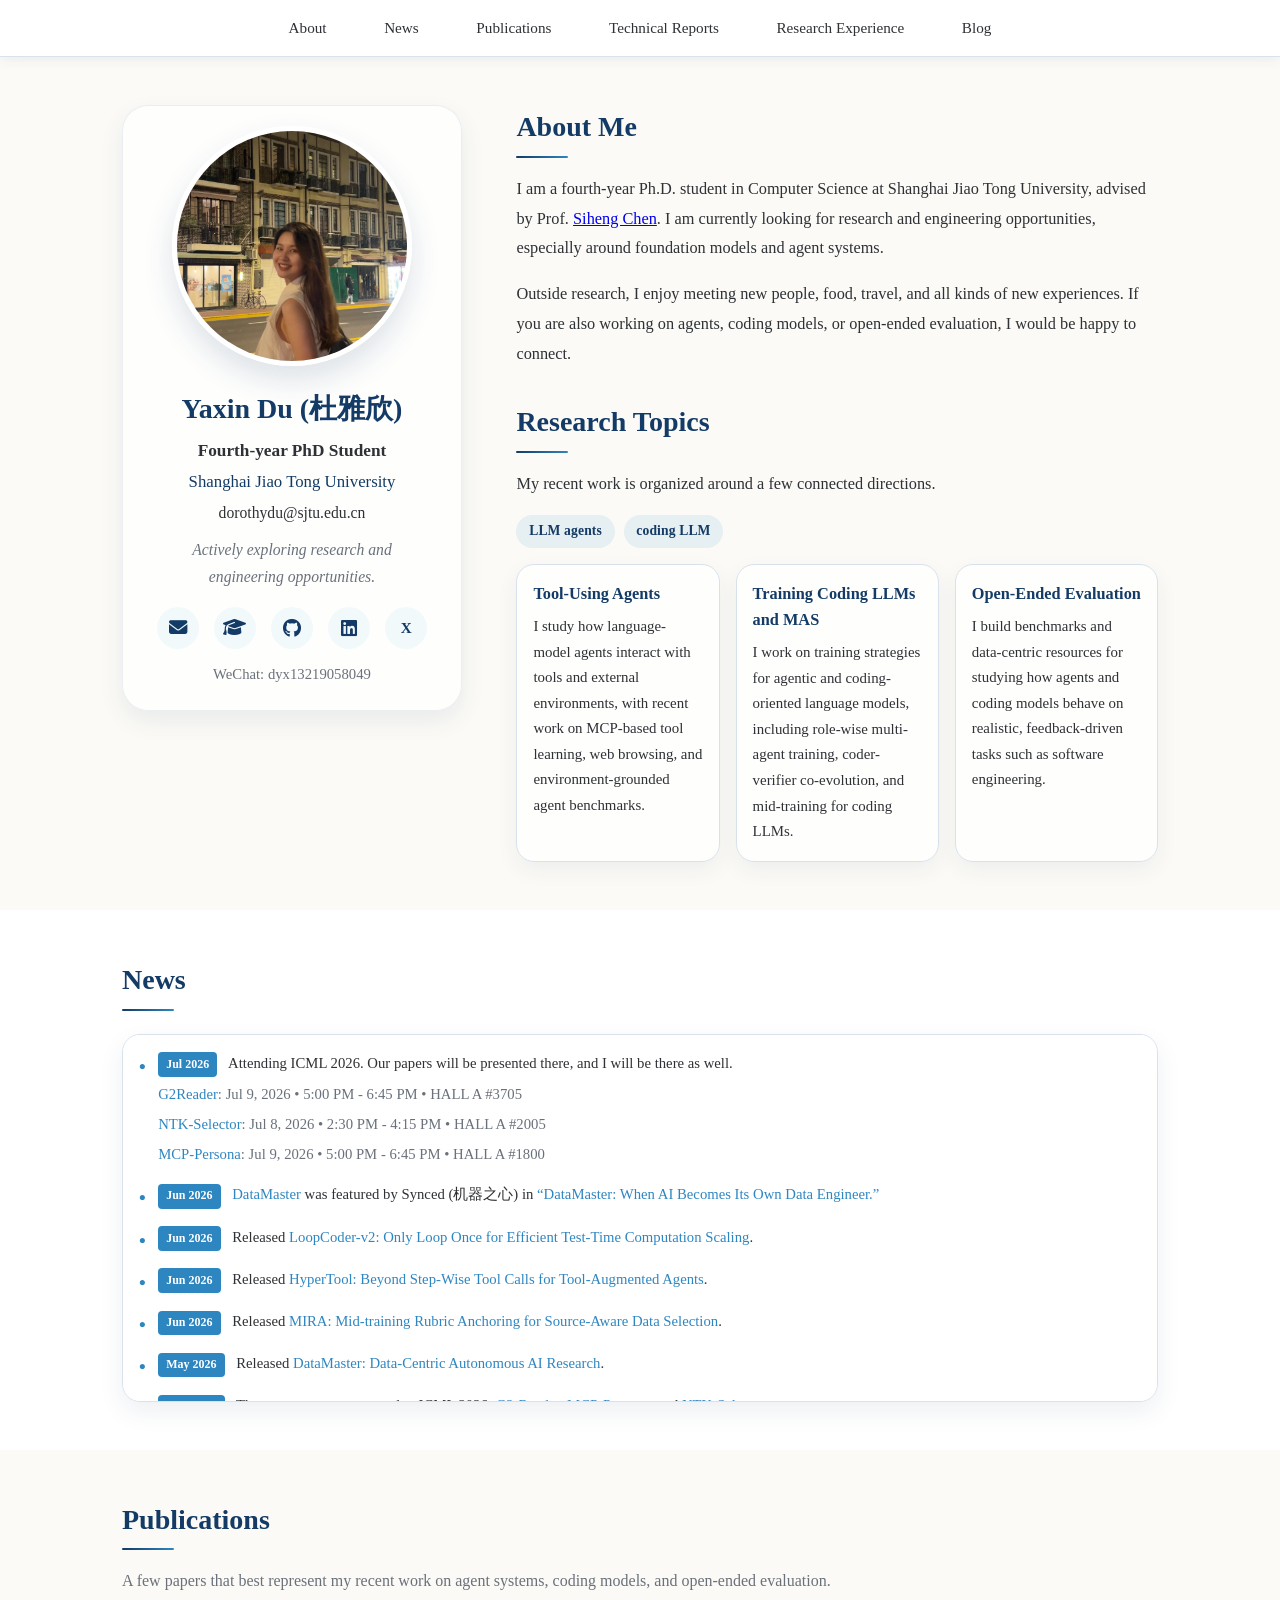
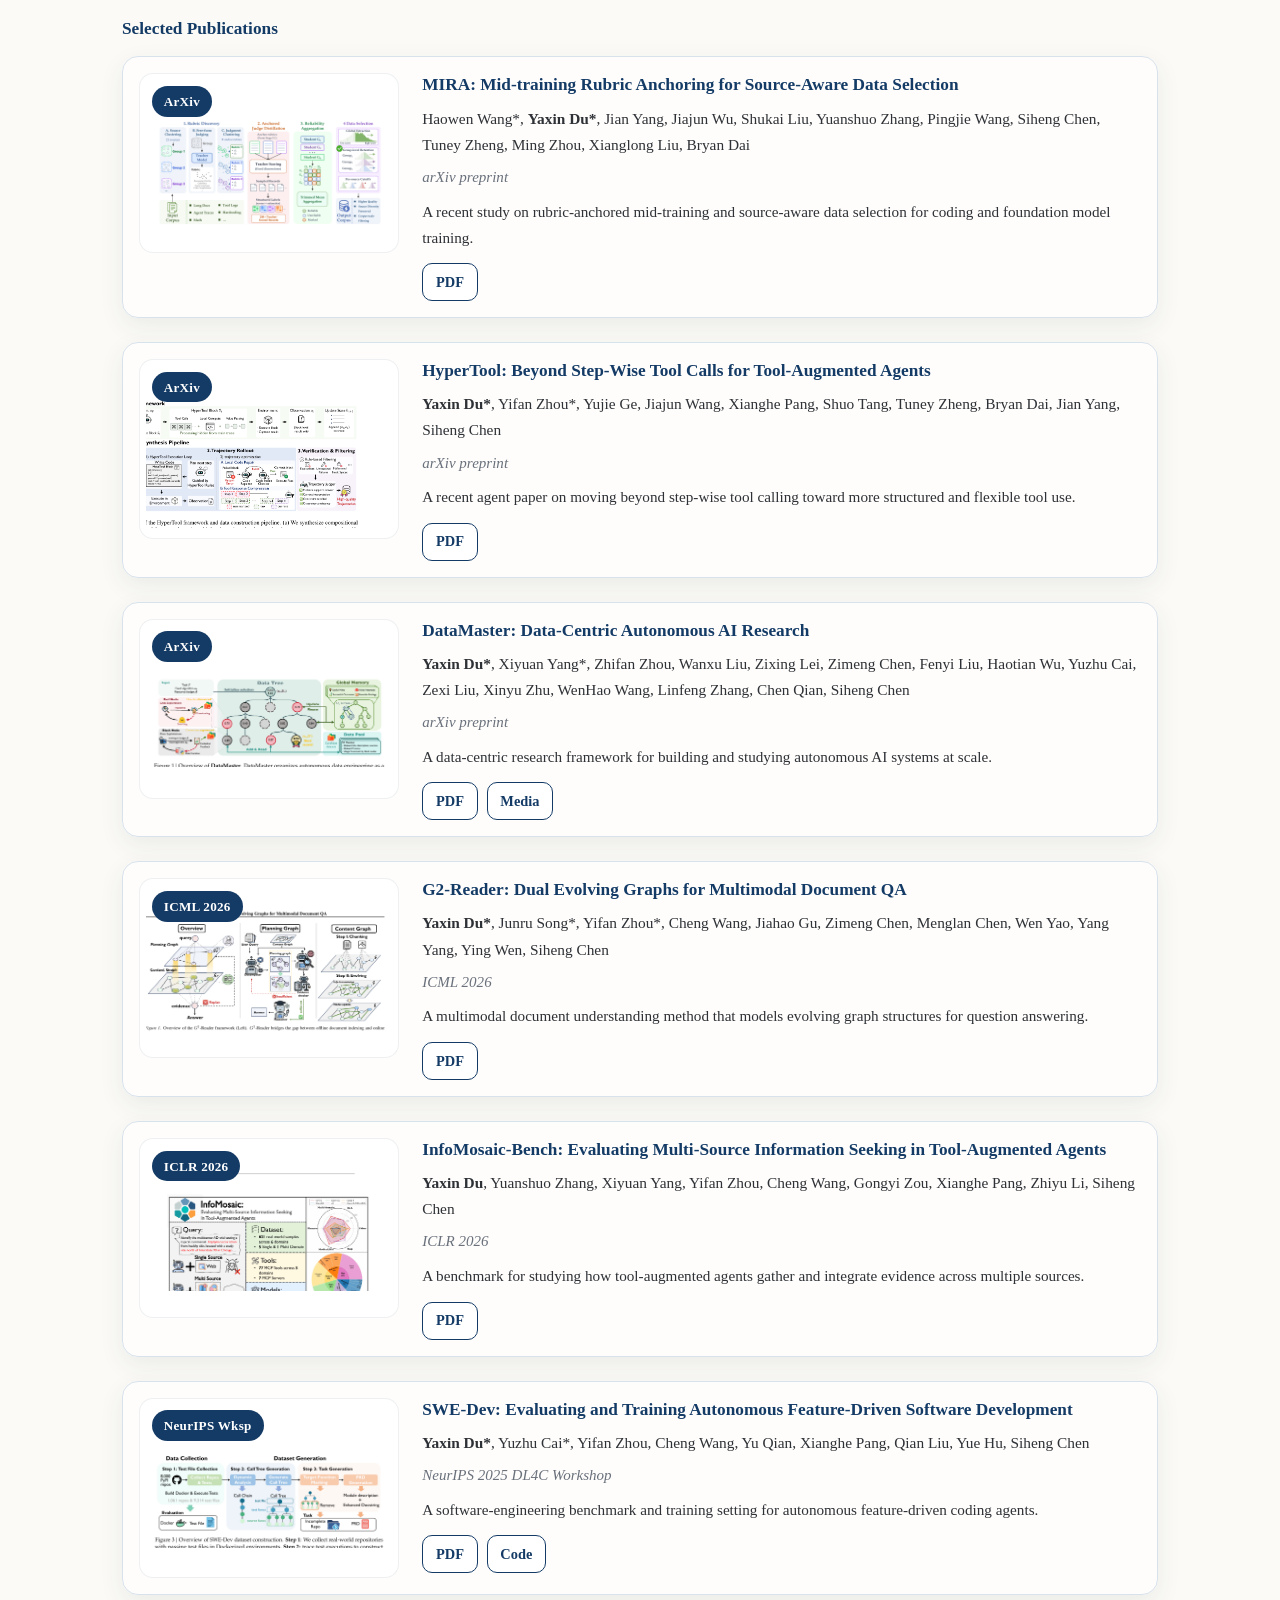
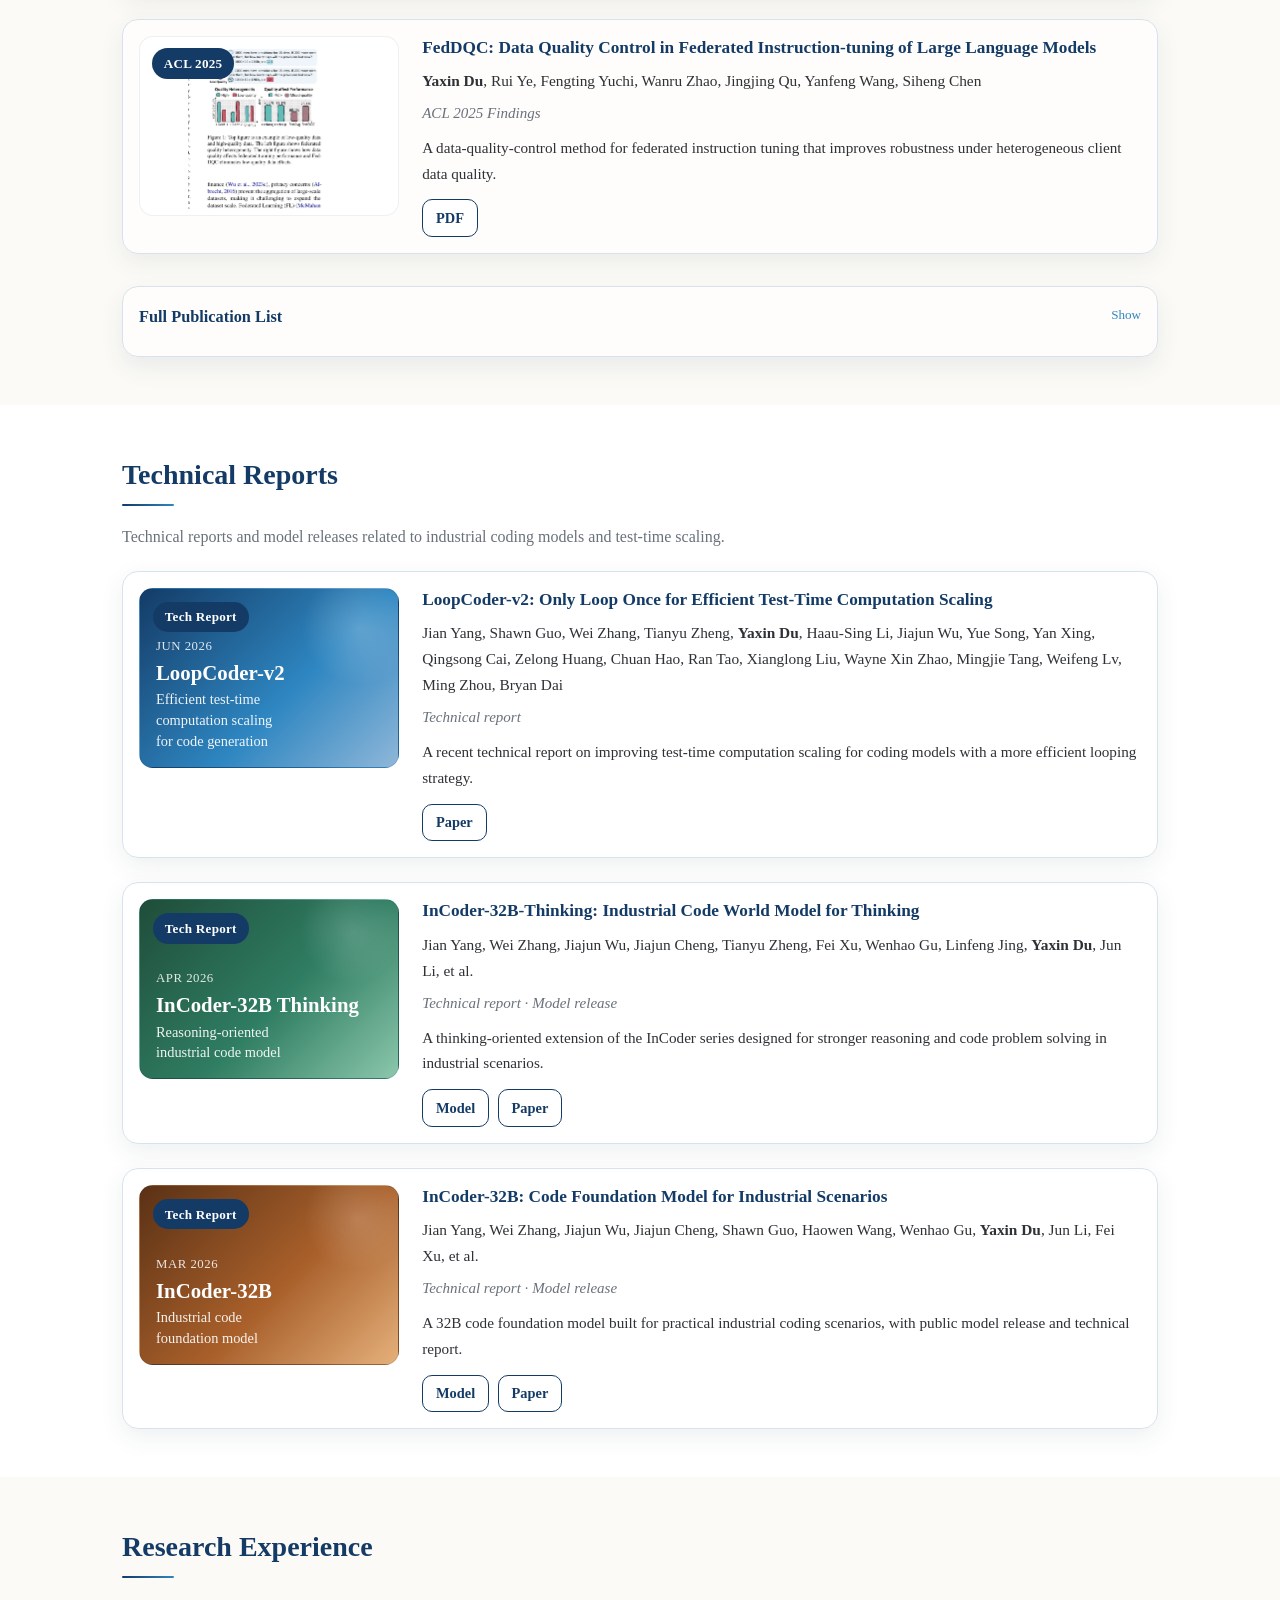
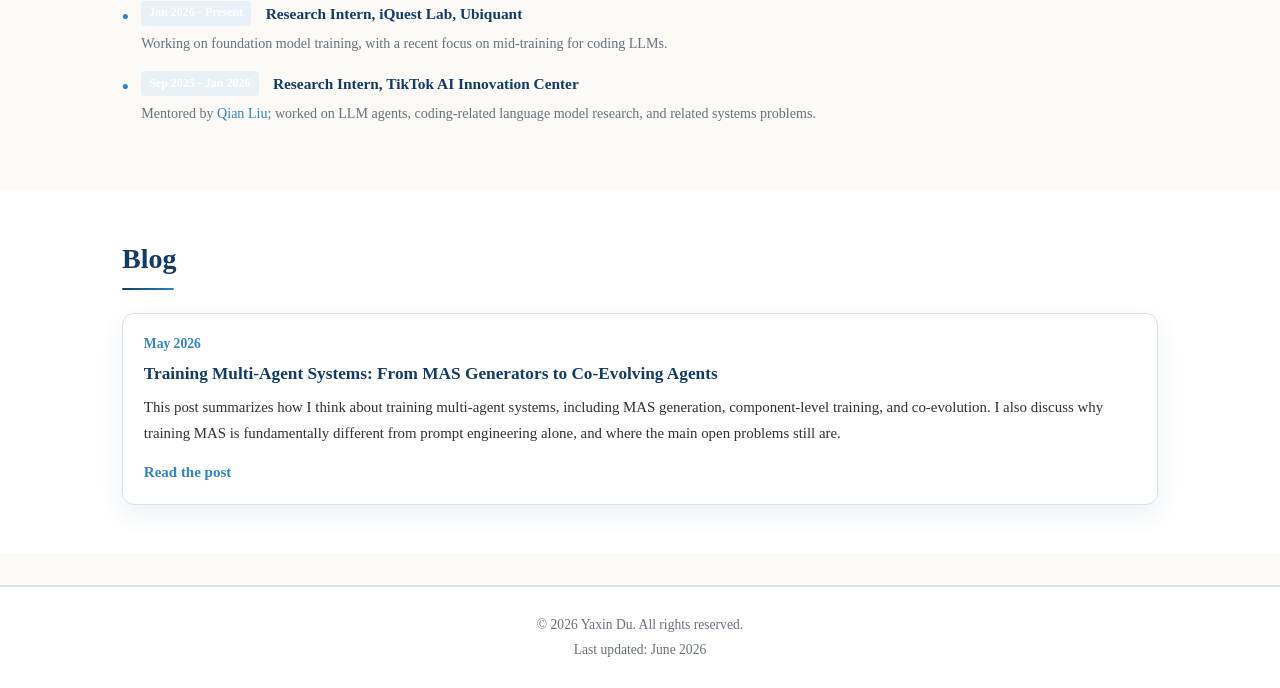
<file: index.html>
<!DOCTYPE html>
<html lang="en">
<head>
    <meta charset="UTF-8">
    <meta name="viewport" content="width=device-width, initial-scale=1.0">
    <title>Yaxin Du - Academic Homepage</title>
    <link rel="stylesheet" href="style.css">
    <link rel="stylesheet" href="https://cdnjs.cloudflare.com/ajax/libs/font-awesome/6.4.0/css/all.min.css">
</head>
<body>
    <header>
        <nav>
            <ul>
                <li><a href="#about">About</a></li>
                <li><a href="#news">News</a></li>
                <li><a href="#publications">Publications</a></li>
                <li><a href="#reports">Technical Reports</a></li>
                <li><a href="#experience">Research Experience</a></li>
                <li><a href="#blog">Blog</a></li>
            </ul>
        </nav>
    </header>

    <main>
        <section id="about" class="section">
            <div class="container">
                <div class="about-layout">
                    <aside class="about-sidebar">
                        <div class="about-profile-card">
                            <div class="profile-image">
                                <img src="profile.jpeg" alt="Yaxin Du">
                            </div>
                            <h1>Yaxin Du (杜雅欣)</h1>
                            <p class="about-role">Fourth-year PhD Student</p>
                            <p class="about-school">Shanghai Jiao Tong University</p>
                            <p class="about-email">
                                <a href="mailto:dorothydu@sjtu.edu.cn">dorothydu@sjtu.edu.cn</a>
                            </p>
                            <p class="about-status">Actively exploring research and engineering opportunities.</p>
                            <div class="about-icon-links">
                                <a href="mailto:dorothydu@sjtu.edu.cn" aria-label="Email" title="Email">
                                    <i class="fas fa-envelope"></i>
                                </a>
                                <a href="https://scholar.google.com/citations?user=i_7WSl0AAAAJ&hl=en" target="_blank" rel="noopener noreferrer" aria-label="Google Scholar" title="Google Scholar">
                                    <i class="fas fa-graduation-cap"></i>
                                </a>
                                <a href="https://github.com/DorothyDUUU" target="_blank" rel="noopener noreferrer" aria-label="GitHub" title="GitHub">
                                    <i class="fab fa-github"></i>
                                </a>
                                <a href="https://www.linkedin.com/in/yaxin-du-44197320b/" target="_blank" rel="noopener noreferrer" aria-label="LinkedIn" title="LinkedIn">
                                    <i class="fab fa-linkedin"></i>
                                </a>
                                <a href="https://x.com/DorothyDDU" target="_blank" rel="noopener noreferrer" aria-label="Twitter" title="Twitter">
                                    <span class="custom-x-icon">X</span>
                                </a>
                            </div>
                            <p class="about-wechat">WeChat: dyx13219058049</p>
                        </div>
                    </aside>
                    <div class="about-main">
                        <div class="about-block">
                            <h2>About Me</h2>
                            <p class="bio">
                                I am a fourth-year Ph.D. student in Computer Science at Shanghai Jiao Tong University,
                                advised by Prof.
                                <a href="https://siheng-chen.github.io/" target="_blank" rel="noopener noreferrer">Siheng Chen</a>.
                                I am currently looking for research and engineering opportunities, especially around foundation
                                models and agent systems.
                            </p>
                            <p class="bio">
                                Outside research, I enjoy meeting new people, food, travel, and all kinds of new experiences.
                                If you are also working on agents, coding models, or open-ended evaluation, I would be happy
                                to connect.
                            </p>
                        </div>
                        <div class="about-block">
                            <h2>Research Topics</h2>
                            <p class="about-topic-intro">
                                My recent work is organized around a few connected directions.
                            </p>
                            <div class="interest-chips">
                                <span>LLM agents</span>
                                <span>coding LLM</span>
                            </div>
                            <div class="research-topic-grid">
                                <article class="research-topic-card">
                                    <h3>Tool-Using Agents</h3>
                                    <p>
                                        I study how language-model agents interact with tools and external environments,
                                        with recent work on MCP-based tool learning, web browsing, and environment-grounded
                                        agent benchmarks.
                                    </p>
                                </article>
                                <article class="research-topic-card">
                                    <h3>Training Coding LLMs and MAS</h3>
                                    <p>
                                        I work on training strategies for agentic and coding-oriented language models,
                                        including role-wise multi-agent training, coder-verifier co-evolution, and
                                        mid-training for coding LLMs.
                                    </p>
                                </article>
                                <article class="research-topic-card">
                                    <h3>Open-Ended Evaluation</h3>
                                    <p>
                                        I build benchmarks and data-centric resources for studying how agents and coding
                                        models behave on realistic, feedback-driven tasks such as software engineering.
                                    </p>
                                </article>
                            </div>
                        </div>
                    </div>
                </div>
            </div>
        </section>

        <section id="news" class="section">
            <div class="container">
                <h2>News</h2>
                <div class="news-scroll">
                    <ul class="news-list">
                        <li>
                            <span class="news-date">Jul 2026</span>
                            Attending ICML 2026. Our papers will be presented there, and I will be there as well.
                            <span class="news-detail-line">
                                <a href="https://arxiv.org/pdf/2601.22055" target="_blank" rel="noopener noreferrer">G2Reader</a>:
                                Jul 9, 2026 • 5:00 PM - 6:45 PM • HALL A #3705
                            </span>
                            <span class="news-detail-line">
                                <a href="https://arxiv.org/pdf/2511.07380" target="_blank" rel="noopener noreferrer">NTK-Selector</a>:
                                Jul 8, 2026 • 2:30 PM - 4:15 PM • HALL A #2005
                            </span>
                            <span class="news-detail-line">
                                <a href="https://arxiv.org/pdf/2606.02470" target="_blank" rel="noopener noreferrer">MCP-Persona</a>:
                                Jul 9, 2026 • 5:00 PM - 6:45 PM • HALL A #1800
                            </span>
                        </li>
                        <li>
                            <span class="news-date">Jun 2026</span>
                            <a href="https://arxiv.org/abs/2605.10906" target="_blank" rel="noopener noreferrer">DataMaster</a>
                            was featured by Synced (机器之心) in
                            <a href="https://mp.weixin.qq.com/s/V4eNAG8v21RFCwW8CqdVnw" target="_blank" rel="noopener noreferrer">“DataMaster: When AI Becomes Its Own Data Engineer.”</a>
                        </li>
                        <li>
                            <span class="news-date">Jun 2026</span>
                            Released
                            <a href="https://arxiv.org/abs/2606.18023" target="_blank" rel="noopener noreferrer">LoopCoder-v2: Only Loop Once for Efficient Test-Time Computation Scaling</a>.
                        </li>
                        <li>
                            <span class="news-date">Jun 2026</span>
                            Released
                            <a href="https://arxiv.org/pdf/2606.13663" target="_blank" rel="noopener noreferrer">HyperTool: Beyond Step-Wise Tool Calls for Tool-Augmented Agents</a>.
                        </li>
                        <li>
                            <span class="news-date">Jun 2026</span>
                            Released
                            <a href="https://arxiv.org/pdf/2605.30288" target="_blank" rel="noopener noreferrer">MIRA: Mid-training Rubric Anchoring for Source-Aware Data Selection</a>.
                        </li>
                        <li>
                            <span class="news-date">May 2026</span>
                            Released
                            <a href="https://arxiv.org/pdf/2605.10906" target="_blank" rel="noopener noreferrer">DataMaster: Data-Centric Autonomous AI Research</a>.
                        </li>
                        <li>
                            <span class="news-date">May 2026</span>
                            Three papers were accepted to ICML 2026:
                            <a href="https://arxiv.org/pdf/2601.22055" target="_blank" rel="noopener noreferrer">G2-Reader</a>,
                            <a href="https://arxiv.org/pdf/2606.02470" target="_blank" rel="noopener noreferrer">MCP-Persona</a>, and
                            <a href="https://arxiv.org/pdf/2511.07380" target="_blank" rel="noopener noreferrer">NTK-Selector</a>.
                        </li>
                        <li>
                            <span class="news-date">Apr 2026</span>
                            Two papers accepted to ACL 2026:
                            <a href="https://arxiv.org/pdf/2510.24284" target="_blank" rel="noopener noreferrer">MCP-Flow</a>
                            and
                            <a href="https://arxiv.org/pdf/2504.12661" target="_blank" rel="noopener noreferrer">VLMGuard-R1</a>.
                        </li>
                        <li>
                            <span class="news-date">Apr 2026</span>
                            Released the InCoder paper series.
                            <a href="https://huggingface.co/papers/2603.16790" target="_blank" rel="noopener noreferrer">[Paper]</a>
                        </li>
                        <li>
                            <span class="news-date">Feb 2026</span>
                            Released
                            <a href="https://arxiv.org/pdf/2601.22055" target="_blank" rel="noopener noreferrer">G²-Reader</a>.
                        </li>
                        <li>
                            <span class="news-date">Jan 2026</span>
                            Joined iQuest Lab, Ubiquant, as a Research Intern, working on foundation model training and coding LLM mid-training.
                        </li>
                        <li>
                            <span class="news-date">Jan 2026</span>
                            <a href="https://arxiv.org/pdf/2510.02271" target="_blank" rel="noopener noreferrer">InfoMosaicBench</a>
                            was accepted to ICLR 2026.
                        </li>
                        <li>
                            <span class="news-date">Dec 2025</span>
                            Presented
                            <a href="https://arxiv.org/pdf/2505.16975" target="_blank" rel="noopener noreferrer">SWE-Dev</a>
                            at the NeurIPS 2025 Workshop.
                        </li>
                        <li>
                            <span class="news-date">Sep 2025</span>
                            Joined TikTok AI Innovation Center as a Research Intern, mentored by
                            <a href="https://scholar.google.com/citations?user=bcbeUo0AAAAJ&hl=en&oi=ao" target="_blank" rel="noopener noreferrer">Qian Liu</a>.
                        </li>
                    </ul>
                </div>
            </div>
        </section>

        <section id="publications" class="section">
            <div class="container">
                <h2>Publications</h2>
                <p class="publication-lead">
                    A few papers that best represent my recent work on agent systems, coding models, and open-ended evaluation.
                </p>

                <div class="publication-group">
                    <h3>Selected Publications</h3>
                    <div class="featured-publications">
                        <article class="featured-paper">
                            <div class="featured-paper-media">
                                <img src="assets/publications/mira.png" alt="MIRA main figure">
                                <span class="featured-paper-tag">ArXiv</span>
                            </div>
                            <div class="featured-paper-body">
                                <h4>MIRA: Mid-training Rubric Anchoring for Source-Aware Data Selection</h4>
                                <p class="featured-paper-authors">Haowen Wang*, <strong>Yaxin Du*</strong>, Jian Yang, Jiajun Wu, Shukai Liu, Yuanshuo Zhang, Pingjie Wang, Siheng Chen, Tuney Zheng, Ming Zhou, Xianglong Liu, Bryan Dai</p>
                                <p class="featured-paper-note">arXiv preprint</p>
                                <p class="featured-paper-summary">A recent study on rubric-anchored mid-training and source-aware data selection for coding and foundation model training.</p>
                                <div class="featured-paper-links">
                                    <a href="https://arxiv.org/pdf/2605.30288" target="_blank" rel="noopener noreferrer">PDF</a>
                                </div>
                            </div>
                        </article>

                        <article class="featured-paper">
                            <div class="featured-paper-media">
                                <img src="assets/publications/hypertool.png" alt="HyperTool main figure">
                                <span class="featured-paper-tag">ArXiv</span>
                            </div>
                            <div class="featured-paper-body">
                                <h4>HyperTool: Beyond Step-Wise Tool Calls for Tool-Augmented Agents</h4>
                                <p class="featured-paper-authors"><strong>Yaxin Du*</strong>, Yifan Zhou*, Yujie Ge, Jiajun Wang, Xianghe Pang, Shuo Tang, Tuney Zheng, Bryan Dai, Jian Yang, Siheng Chen</p>
                                <p class="featured-paper-note">arXiv preprint</p>
                                <p class="featured-paper-summary">A recent agent paper on moving beyond step-wise tool calling toward more structured and flexible tool use.</p>
                                <div class="featured-paper-links">
                                    <a href="https://arxiv.org/pdf/2606.13663" target="_blank" rel="noopener noreferrer">PDF</a>
                                </div>
                            </div>
                        </article>

                        <article class="featured-paper">
                            <div class="featured-paper-media">
                                <img src="assets/publications/datamaster.png" alt="DataMaster main figure">
                                <span class="featured-paper-tag">ArXiv</span>
                            </div>
                            <div class="featured-paper-body">
                                <h4>DataMaster: Data-Centric Autonomous AI Research</h4>
                                <p class="featured-paper-authors"><strong>Yaxin Du*</strong>, Xiyuan Yang*, Zhifan Zhou, Wanxu Liu, Zixing Lei, Zimeng Chen, Fenyi Liu, Haotian Wu, Yuzhu Cai, Zexi Liu, Xinyu Zhu, WenHao Wang, Linfeng Zhang, Chen Qian, Siheng Chen</p>
                                <p class="featured-paper-note">arXiv preprint</p>
                                <p class="featured-paper-summary">A data-centric research framework for building and studying autonomous AI systems at scale.</p>
                                <div class="featured-paper-links">
                                    <a href="https://arxiv.org/pdf/2605.10906" target="_blank" rel="noopener noreferrer">PDF</a>
                                    <a href="https://mp.weixin.qq.com/s/V4eNAG8v21RFCwW8CqdVnw" target="_blank" rel="noopener noreferrer">Media</a>
                                </div>
                            </div>
                        </article>

                        <article class="featured-paper">
                            <div class="featured-paper-media">
                                <img src="assets/publications/g2reader.png" alt="G2-Reader main figure">
                                <span class="featured-paper-tag">ICML 2026</span>
                            </div>
                            <div class="featured-paper-body">
                                <h4>G2-Reader: Dual Evolving Graphs for Multimodal Document QA</h4>
                                <p class="featured-paper-authors"><strong>Yaxin Du*</strong>, Junru Song*, Yifan Zhou*, Cheng Wang, Jiahao Gu, Zimeng Chen, Menglan Chen, Wen Yao, Yang Yang, Ying Wen, Siheng Chen</p>
                                <p class="featured-paper-note">ICML 2026</p>
                                <p class="featured-paper-summary">A multimodal document understanding method that models evolving graph structures for question answering.</p>
                                <div class="featured-paper-links">
                                    <a href="https://arxiv.org/pdf/2601.22055" target="_blank" rel="noopener noreferrer">PDF</a>
                                </div>
                            </div>
                        </article>

                        <article class="featured-paper">
                            <div class="featured-paper-media">
                                <img src="assets/publications/infomosaic.png" alt="InfoMosaic-Bench main figure">
                                <span class="featured-paper-tag">ICLR 2026</span>
                            </div>
                            <div class="featured-paper-body">
                                <h4>InfoMosaic-Bench: Evaluating Multi-Source Information Seeking in Tool-Augmented Agents</h4>
                                <p class="featured-paper-authors"><strong>Yaxin Du</strong>, Yuanshuo Zhang, Xiyuan Yang, Yifan Zhou, Cheng Wang, Gongyi Zou, Xianghe Pang, Zhiyu Li, Siheng Chen</p>
                                <p class="featured-paper-note">ICLR 2026</p>
                                <p class="featured-paper-summary">A benchmark for studying how tool-augmented agents gather and integrate evidence across multiple sources.</p>
                                <div class="featured-paper-links">
                                    <a href="https://arxiv.org/pdf/2510.02271" target="_blank" rel="noopener noreferrer">PDF</a>
                                </div>
                            </div>
                        </article>

                        <article class="featured-paper">
                            <div class="featured-paper-media">
                                <img src="assets/publications/swedev.png" alt="SWE-Dev main figure">
                                <span class="featured-paper-tag">NeurIPS Wksp</span>
                            </div>
                            <div class="featured-paper-body">
                                <h4>SWE-Dev: Evaluating and Training Autonomous Feature-Driven Software Development</h4>
                                <p class="featured-paper-authors"><strong>Yaxin Du*</strong>, Yuzhu Cai*, Yifan Zhou, Cheng Wang, Yu Qian, Xianghe Pang, Qian Liu, Yue Hu, Siheng Chen</p>
                                <p class="featured-paper-note">NeurIPS 2025 DL4C Workshop</p>
                                <p class="featured-paper-summary">A software-engineering benchmark and training setting for autonomous feature-driven coding agents.</p>
                                <div class="featured-paper-links">
                                    <a href="https://arxiv.org/pdf/2505.16975" target="_blank" rel="noopener noreferrer">PDF</a>
                                    <a href="https://github.com/DorothyDUUU/SWE-Dev" target="_blank" rel="noopener noreferrer">Code</a>
                                </div>
                            </div>
                        </article>

                        <article class="featured-paper">
                            <div class="featured-paper-media">
                                <img src="assets/publications/feddqc.png" alt="FedDQC main figure">
                                <span class="featured-paper-tag">ACL 2025</span>
                            </div>
                            <div class="featured-paper-body">
                                <h4>FedDQC: Data Quality Control in Federated Instruction-tuning of Large Language Models</h4>
                                <p class="featured-paper-authors"><strong>Yaxin Du</strong>, Rui Ye, Fengting Yuchi, Wanru Zhao, Jingjing Qu, Yanfeng Wang, Siheng Chen</p>
                                <p class="featured-paper-note">ACL 2025 Findings</p>
                                <p class="featured-paper-summary">A data-quality-control method for federated instruction tuning that improves robustness under heterogeneous client data quality.</p>
                                <div class="featured-paper-links">
                                    <a href="https://aclanthology.org/2025.findings-acl.791.pdf" target="_blank" rel="noopener noreferrer">PDF</a>
                                </div>
                            </div>
                        </article>
                    </div>
                </div>

                <div class="publication-group">
                    <details class="publication-details">
                        <summary>Full Publication List</summary>
                        <div class="publication-subgroup">
                            <p class="group-label">Recent and Selected</p>
                            <ul class="publications-list-simple">
                                <li>
                                    <span class="venue">arXiv 2026</span> MIRA: Mid-training Rubric Anchoring for Source-Aware Data Selection<br>
                                    <span class="authors">Haowen Wang*, <strong>Yaxin Du*</strong>, Jian Yang, Jiajun Wu, Shukai Liu, Yuanshuo Zhang, Pingjie Wang, Siheng Chen, Tuney Zheng, Ming Zhou, Xianglong Liu, Bryan Dai</span><br>
                                    <span class="citation-note">arXiv preprint</span>
                                    <a href="https://arxiv.org/pdf/2605.30288" target="_blank" rel="noopener noreferrer">[Paper]</a>
                                </li>
                                <li>
                                    <span class="venue">arXiv 2026</span> LoopCoder-v2: Only Loop Once for Efficient Test-Time Computation Scaling<br>
                                    <span class="authors">Jian Yang, Shawn Guo, Wei Zhang, Tianyu Zheng, <strong>Yaxin Du</strong>, Haau-Sing Li, Jiajun Wu, Yue Song, Yan Xing, Qingsong Cai, Zelong Huang, Chuan Hao, Ran Tao, Xianglong Liu, Wayne Xin Zhao, Mingjie Tang, Weifeng Lv, Ming Zhou, Bryan Dai</span><br>
                                    <span class="citation-note">arXiv preprint</span>
                                    <a href="https://arxiv.org/abs/2606.18023" target="_blank" rel="noopener noreferrer">[Paper]</a>
                                </li>
                                <li>
                                    <span class="venue">arXiv 2026</span> HyperTool: Beyond Step-Wise Tool Calls for Tool-Augmented Agents<br>
                                    <span class="authors"><strong>Yaxin Du*</strong>, Yifan Zhou*, Yujie Ge, Jiajun Wang, Xianghe Pang, Shuo Tang, Tuney Zheng, Bryan Dai, Jian Yang, Siheng Chen</span><br>
                                    <span class="citation-note">arXiv preprint</span>
                                    <a href="https://arxiv.org/pdf/2606.13663" target="_blank" rel="noopener noreferrer">[Paper]</a>
                                </li>
                                <li>
                                    <span class="venue">arXiv 2026</span> DataMaster: Data-Centric Autonomous AI Research<br>
                                    <span class="authors"><strong>Yaxin Du*</strong>, Xiyuan Yang*, Zhifan Zhou, Wanxu Liu, Zixing Lei, Zimeng Chen, Fenyi Liu, Haotian Wu, Yuzhu Cai, Zexi Liu, Xinyu Zhu, Wenhao Wang, Linfeng Zhang, Chen Qian, Siheng Chen</span><br>
                                    <span class="citation-note">arXiv preprint</span>
                                    <a href="https://arxiv.org/pdf/2605.10906" target="_blank" rel="noopener noreferrer">[Paper]</a>
                                </li>
                                <li>
                                    <span class="venue">ICML 2026</span> G2-Reader: Dual Evolving Graphs for Multimodal Document QA<br>
                                    <span class="authors"><strong>Yaxin Du*</strong>, Junru Song*, Yifan Zhou*, Cheng Wang, Jiahao Gu, Zimeng Chen, Menglan Chen, Wen Yao, Yang Yang, Ying Wen, Siheng Chen</span>
                                    <a href="https://arxiv.org/pdf/2601.22055" target="_blank" rel="noopener noreferrer">[Paper]</a>
                                </li>
                                <li>
                                    <span class="venue">ICML 2026</span> NTK-Selector: Selecting Auxiliary Data via Neural Tangent Kernels for Low-Resource Domains<br>
                                    <span class="authors">Pingjie Wang, Hongcheng Liu, Yusheng Liao, Ziqing Fan, <strong>Yaxin Du</strong>, Shuo Tang, Yanfeng Wang, Yu Wang</span>
                                    <a href="https://arxiv.org/pdf/2511.07380" target="_blank" rel="noopener noreferrer">[Paper]</a>
                                </li>
                                <li>
                                    <span class="venue">ICLR 2026</span> InfoMosaic-Bench: Evaluating Multi-Source Information Seeking in Tool-Augmented Agents<br>
                                    <span class="authors"><strong>Yaxin Du</strong>, Yuanshuo Zhang, Xiyuan Yang, Yifan Zhou, Cheng Wang, Gongyi Zou, Xianghe Pang, Zhiyu Li, Siheng Chen</span>
                                    <a href="https://arxiv.org/pdf/2510.02271" target="_blank" rel="noopener noreferrer">[Paper]</a>
                                </li>
                                <li>
                                    <span class="venue">arXiv 2025</span> SWE-Dev: Evaluating and Training Autonomous Feature-Driven Software Development<br>
                                    <span class="authors"><strong>Yaxin Du*</strong>, Yuzhu Cai*, Yifan Zhou, Cheng Wang, Yu Qian, Xianghe Pang, Qian Liu, Yue Hu, Siheng Chen</span><br>
                                    <span class="citation-note">NeurIPS 2025 DL4C Workshop</span>
                                    <a href="https://arxiv.org/pdf/2505.16975" target="_blank" rel="noopener noreferrer">[Paper]</a>
                                    <a href="https://github.com/DorothyDUUU/SWE-Dev" target="_blank" rel="noopener noreferrer">[Code]</a>
                                </li>
                                <li>
                                    <span class="venue">ICLR 2025</span> Self-evolving Multi-agent Collaboration Networks for Software Development<br>
                                    <span class="authors">Yue Hu, Yuzhu Cai, <strong>Yaxin Du</strong>, Xinyu Zhu, Xiangrui Liu, Zijie Yu, Yuchen Hou, Shuo Tang, Siheng Chen</span>
                                </li>
                                <li>
                                    <span class="venue">arXiv 2025</span> MAS-GPT: Training LLMs to Build LLM-based Multi-Agent Systems<br>
                                    <span class="authors">Rui Ye, Shuo Tang, Rui Ge, <strong>Yaxin Du</strong>, Zhenfei Yin, Siheng Chen, Jing Shao</span>
                                    <a href="https://arxiv.org/abs/2503.03686" target="_blank" rel="noopener noreferrer">[Paper]</a>
                                </li>
                                <li>
                                    <span class="venue">ACL 2025 Findings</span> FedDQC: Data Quality Control in Federated Instruction-tuning of Large Language Models<br>
                                    <span class="authors"><strong>Yaxin Du</strong>, Rui Ye, Fengting Yuchi, Wanru Zhao, Jingjing Qu, Yanfeng Wang, Siheng Chen</span>
                                    <a href="https://aclanthology.org/2025.findings-acl.791.pdf" target="_blank" rel="noopener noreferrer">[Paper]</a>
                                </li>
                                <li>
                                    <span class="venue">KDD 2024</span> OpenFedLLM: Training Large Language Models on Decentralized Private Data via Federated Learning<br>
                                    <span class="authors">Rui Ye, Wenhao Wang, Jingyi Chai, Dihan Li, Zexi Li, Yinda Xu, <strong>Yaxin Du</strong>, Yanfeng Wang, Siheng Chen</span>
                                    <a href="https://dl.acm.org/doi/pdf/10.1145/3637528.3671582" target="_blank" rel="noopener noreferrer">[Paper]</a>
                                </li>
                                <li>
                                    <span class="venue">NeurIPS 2024</span> FedLLM-Bench: Realistic Benchmarks for Federated Learning of Large Language Models<br>
                                    <span class="authors">Rui Ye, Rui Ge, Xinyu Zhu, Jingyi Chai, <strong>Yaxin Du</strong>, Yang Liu, Yanfeng Wang, Siheng Chen</span>
                                    <a href="https://proceedings.neurips.cc/paper_files/paper/2024/file/c8cdab0e890c59255c27977072fdb0f0-Paper-Datasets_and_Benchmarks_Track.pdf" target="_blank" rel="noopener noreferrer">[Paper]</a>
                                </li>
                                <li>
                                    <span class="venue">ICLR 2024 Workshop</span> Enhancing Data Quality in Federated Fine-tuning of Large Language Models<br>
                                    <span class="authors">Wanru Zhao*, <strong>Yaxin Du*</strong>, Nicholas Donald Lane, Siheng Chen, Yanfeng Wang</span>
                                    <a href="https://arxiv.org/pdf/2403.04529" target="_blank" rel="noopener noreferrer">[Paper]</a>
                                </li>
                                <li>
                                    <span class="venue">ICLR 2024</span> Fake It Till Make It: Federated Learning with Consensus-Oriented Generation<br>
                                    <span class="authors">Rui Ye, <strong>Yaxin Du</strong>, Zhenyang Ni, Siheng Chen, Yanfeng Wang</span>
                                    <a href="https://arxiv.org/pdf/2312.05966" target="_blank" rel="noopener noreferrer">[Paper]</a>
                                </li>
                            </ul>
                        </div>
                        <div class="publication-subgroup">
                            <p class="group-label">Other Publications</p>
                            <ul class="publications-list-simple muted-list">
                            <li>
                                <span class="venue">arXiv 2026</span> EvoMaster: A Foundational Agent Framework for Building Evolving Autonomous Scientific Agents at Scale<br>
                                <span class="authors">X. Zhu, Y. Cai, Z. Liu, C. Wang, F. Li, W. Jin, W. Liu, Z. Bing, B. Zheng, J. Chai, S. Tang, R. Ye, Y. Du, X. Pang, <strong>Y. Du</strong>, T. Miao, Y. Zhang, R. Liao, Z. Ding, L. Zhang, Y. Wang, W. E, S. Chen</span>
                                <a href="https://arxiv.org/abs/2604.17406" target="_blank" rel="noopener noreferrer">[Paper]</a>
                            </li>
                            <li>
                                <span class="venue">arXiv 2026</span> InCoder-32B-Thinking: Industrial Code World Model for Thinking<br>
                                <span class="authors">J. Yang, W. Zhang, J. Wu, J. Cheng, T. Zheng, F. Xu, W. Gu, L. Jing, <strong>Y. Du</strong>, J. Li, et al.</span>
                                <a href="https://arxiv.org/abs/2604.03144" target="_blank" rel="noopener noreferrer">[Paper]</a>
                            </li>
                            <li>
                                <span class="venue">arXiv 2026</span> InCoder-32B: Code Foundation Model for Industrial Scenarios<br>
                                <span class="authors">J. Yang, W. Zhang, J. Wu, J. Cheng, S. Guo, H. Wang, W. Gu, <strong>Y. Du</strong>, J. Li, F. Xu, et al.</span>
                                <a href="https://huggingface.co/papers/2603.16790" target="_blank" rel="noopener noreferrer">[Paper]</a>
                            </li>
                            <li>
                                <span class="venue">ACL 2026</span> MCP-Flow: Facilitating LLM Agents to Master Real-World, Diverse and Scaling MCP Tools<br>
                                <span class="authors">W. Wang, P. Niu, Z. Xu, Z. Chen, J. Du, <strong>Y. Du</strong>, X. Pang, K. Huang, Y. Wang, et al.</span>
                                <a href="https://arxiv.org/pdf/2510.24284" target="_blank" rel="noopener noreferrer">[Paper]</a>
                            </li>
                            <li>
                                <span class="venue">arXiv 2025</span> BrowseMaster: Towards Scalable Web Browsing via Tool-Augmented Programmatic Agent Pair<br>
                                <span class="authors">X. Pang, S. Tang, R. Ye, <strong>Y. Du</strong>, <strong>Y. Du</strong>, S. Chen</span>
                                <a href="https://arxiv.org/abs/2508.09129" target="_blank" rel="noopener noreferrer">[Paper]</a>
                            </li>
                            <li>
                                <span class="venue">arXiv 2025</span> VLMGuard-R1: Proactive Safety Alignment for VLMs via Reasoning-Driven Prompt Optimization<br>
                                <span class="authors">M. Chen, X. Pang, J. Dong, W. H. Wang, <strong>Y. Du</strong>, S. Chen</span>
                                <a href="https://arxiv.org/pdf/2504.12661" target="_blank" rel="noopener noreferrer">[Paper]</a>
                            </li>
                            <li>
                                <span class="venue">arXiv 2025</span> Federated Instruction Tuning of LLMs with Domain Coverage Augmentation<br>
                                <span class="authors">Z. Wang, <strong>Y. Du</strong>, Z. Qian, S. Chen</span>
                            </li>
                            <li>
                                <span class="venue">IET RSN 2024</span> Radar-based Human Activity Recognition Using Denoising Techniques to Enhance Classification Accuracy<br>
                                <span class="authors">R. Yu, <strong>Y. Du</strong>, J. Li, A. Napolitano, J. Le Kernec</span>
                            </li>
                            <li>
                                <span class="venue">RadarConf 2022</span> A ViT Approach for Short-range Behaviour Recognition Using Radar Signals<br>
                                <span class="authors"><strong>Y. Du</strong>, B. Li, J. Li, F. Fioranelli, J. Le Kernec</span>
                            </li>
                            <li>
                                <span class="venue">CIE Radar 2021</span> Radar-based Human Activity Classification with Cyclostationarity<br>
                                <span class="authors"><strong>Y. Du</strong>, J. Li, Z. Li, R. Yu, A. Napolitano, F. Fioranelli, J. Le Kernec</span>
                            </li>
                            </ul>
                        </div>
                    </details>
                </div>
            </div>
        </section>

        <section id="reports" class="section">
            <div class="container">
                <h2>Technical Reports</h2>
                <p class="publication-lead">
                    Technical reports and model releases related to industrial coding models and test-time scaling.
                </p>

                <div class="featured-publications">
                    <article class="featured-paper">
                        <div class="featured-paper-media report-cover report-cover-loopcoder">
                            <span class="featured-paper-tag">Tech Report</span>
                            <p class="report-cover-date">Jun 2026</p>
                            <h4 class="report-cover-title">LoopCoder-v2</h4>
                            <p class="report-cover-subtitle">Efficient test-time computation scaling for code generation</p>
                        </div>
                        <div class="featured-paper-body">
                            <h4>LoopCoder-v2: Only Loop Once for Efficient Test-Time Computation Scaling</h4>
                            <p class="featured-paper-authors">Jian Yang, Shawn Guo, Wei Zhang, Tianyu Zheng, <strong>Yaxin Du</strong>, Haau-Sing Li, Jiajun Wu, Yue Song, Yan Xing, Qingsong Cai, Zelong Huang, Chuan Hao, Ran Tao, Xianglong Liu, Wayne Xin Zhao, Mingjie Tang, Weifeng Lv, Ming Zhou, Bryan Dai</p>
                            <p class="featured-paper-note">Technical report</p>
                            <p class="featured-paper-summary">A recent technical report on improving test-time computation scaling for coding models with a more efficient looping strategy.</p>
                            <div class="featured-paper-links">
                                <a href="https://arxiv.org/abs/2606.18023" target="_blank" rel="noopener noreferrer">Paper</a>
                            </div>
                        </div>
                    </article>

                    <article class="featured-paper">
                        <div class="featured-paper-media report-cover report-cover-incoder-thinking">
                            <span class="featured-paper-tag">Tech Report</span>
                            <p class="report-cover-date">Apr 2026</p>
                            <h4 class="report-cover-title">InCoder-32B Thinking</h4>
                            <p class="report-cover-subtitle">Reasoning-oriented industrial code model</p>
                        </div>
                        <div class="featured-paper-body">
                            <h4>InCoder-32B-Thinking: Industrial Code World Model for Thinking</h4>
                            <p class="featured-paper-authors">Jian Yang, Wei Zhang, Jiajun Wu, Jiajun Cheng, Tianyu Zheng, Fei Xu, Wenhao Gu, Linfeng Jing, <strong>Yaxin Du</strong>, Jun Li, et al.</p>
                            <p class="featured-paper-note">Technical report · Model release</p>
                            <p class="featured-paper-summary">A thinking-oriented extension of the InCoder series designed for stronger reasoning and code problem solving in industrial scenarios.</p>
                            <div class="featured-paper-links">
                                <a href="https://huggingface.co/Multilingual-Multimodal-NLP/IndustrialCoder-Thinking-32B-FP8" target="_blank" rel="noopener noreferrer">Model</a>
                                <a href="https://arxiv.org/abs/2604.03144" target="_blank" rel="noopener noreferrer">Paper</a>
                            </div>
                        </div>
                    </article>

                    <article class="featured-paper">
                        <div class="featured-paper-media report-cover report-cover-incoder">
                            <span class="featured-paper-tag">Tech Report</span>
                            <p class="report-cover-date">Mar 2026</p>
                            <h4 class="report-cover-title">InCoder-32B</h4>
                            <p class="report-cover-subtitle">Industrial code foundation model</p>
                        </div>
                        <div class="featured-paper-body">
                            <h4>InCoder-32B: Code Foundation Model for Industrial Scenarios</h4>
                            <p class="featured-paper-authors">Jian Yang, Wei Zhang, Jiajun Wu, Jiajun Cheng, Shawn Guo, Haowen Wang, Wenhao Gu, <strong>Yaxin Du</strong>, Jun Li, Fei Xu, et al.</p>
                            <p class="featured-paper-note">Technical report · Model release</p>
                            <p class="featured-paper-summary">A 32B code foundation model built for practical industrial coding scenarios, with public model release and technical report.</p>
                            <div class="featured-paper-links">
                                <a href="https://huggingface.co/Multilingual-Multimodal-NLP/IndustrialCoder" target="_blank" rel="noopener noreferrer">Model</a>
                                <a href="https://huggingface.co/papers/2603.16790" target="_blank" rel="noopener noreferrer">Paper</a>
                            </div>
                        </div>
                    </article>
                </div>
            </div>
        </section>

        <section id="experience" class="section">
            <div class="container">
                <h2>Research Experience</h2>
                <ul class="internship-list">
                    <li>
                        <div class="experience-header">
                            <span class="intern-period">Jan 2026 - Present</span>
                            <span class="intern-company">Research Intern, iQuest Lab, Ubiquant</span>
                        </div>
                        <span class="intern-role">Working on foundation model training, with a recent focus on mid-training for coding LLMs.</span>
                    </li>
                    <li>
                        <div class="experience-header">
                            <span class="intern-period">Sep 2025 - Jan 2026</span>
                            <span class="intern-company">Research Intern, TikTok AI Innovation Center</span>
                        </div>
                        <span class="intern-role">
                            Mentored by
                            <a href="https://scholar.google.com/citations?user=bcbeUo0AAAAJ&hl=en&oi=ao" target="_blank" rel="noopener noreferrer">Qian Liu</a>;
                            worked on LLM agents, coding-related language model research, and related systems problems.
                        </span>
                    </li>
                </ul>
            </div>
        </section>

        <section id="blog" class="section">
            <div class="container">
                <h2>Blog</h2>
                <div class="blog-card">
                    <p class="blog-meta">May 2026</p>
                    <h3>Training Multi-Agent Systems: From MAS Generators to Co-Evolving Agents</h3>
                    <p class="blog-summary">
                        This post summarizes how I think about training multi-agent systems, including MAS generation,
                        component-level training, and co-evolution. I also discuss why training MAS is fundamentally
                        different from prompt engineering alone, and where the main open problems still are.
                    </p>
                    <a class="blog-link" href="blog/multi-agent-training.html">Read the post</a>
                </div>
            </div>
        </section>
    </main>

    <footer>
        <div class="container">
            <p>&copy; 2026 Yaxin Du. All rights reserved.</p>
            <p>Last updated: June 2026</p>
        </div>
    </footer>
</body>
</html>
</file>
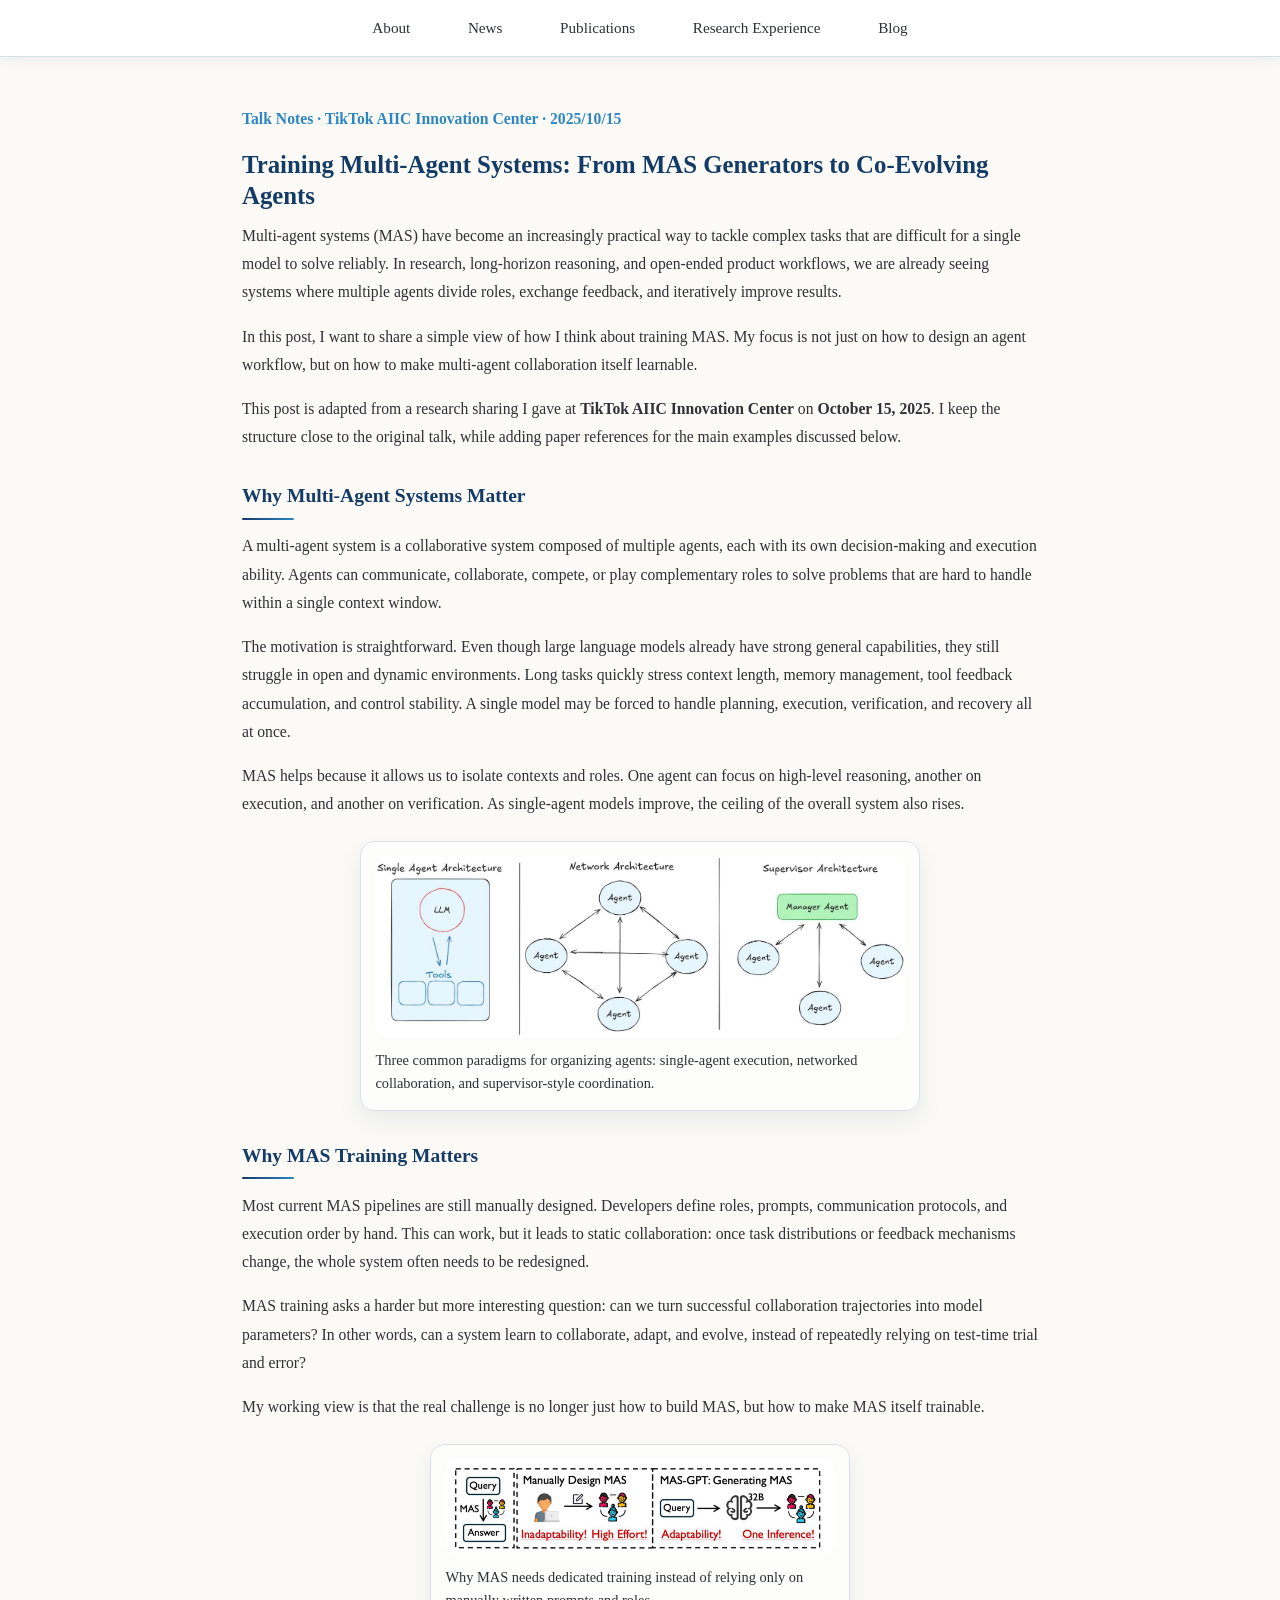
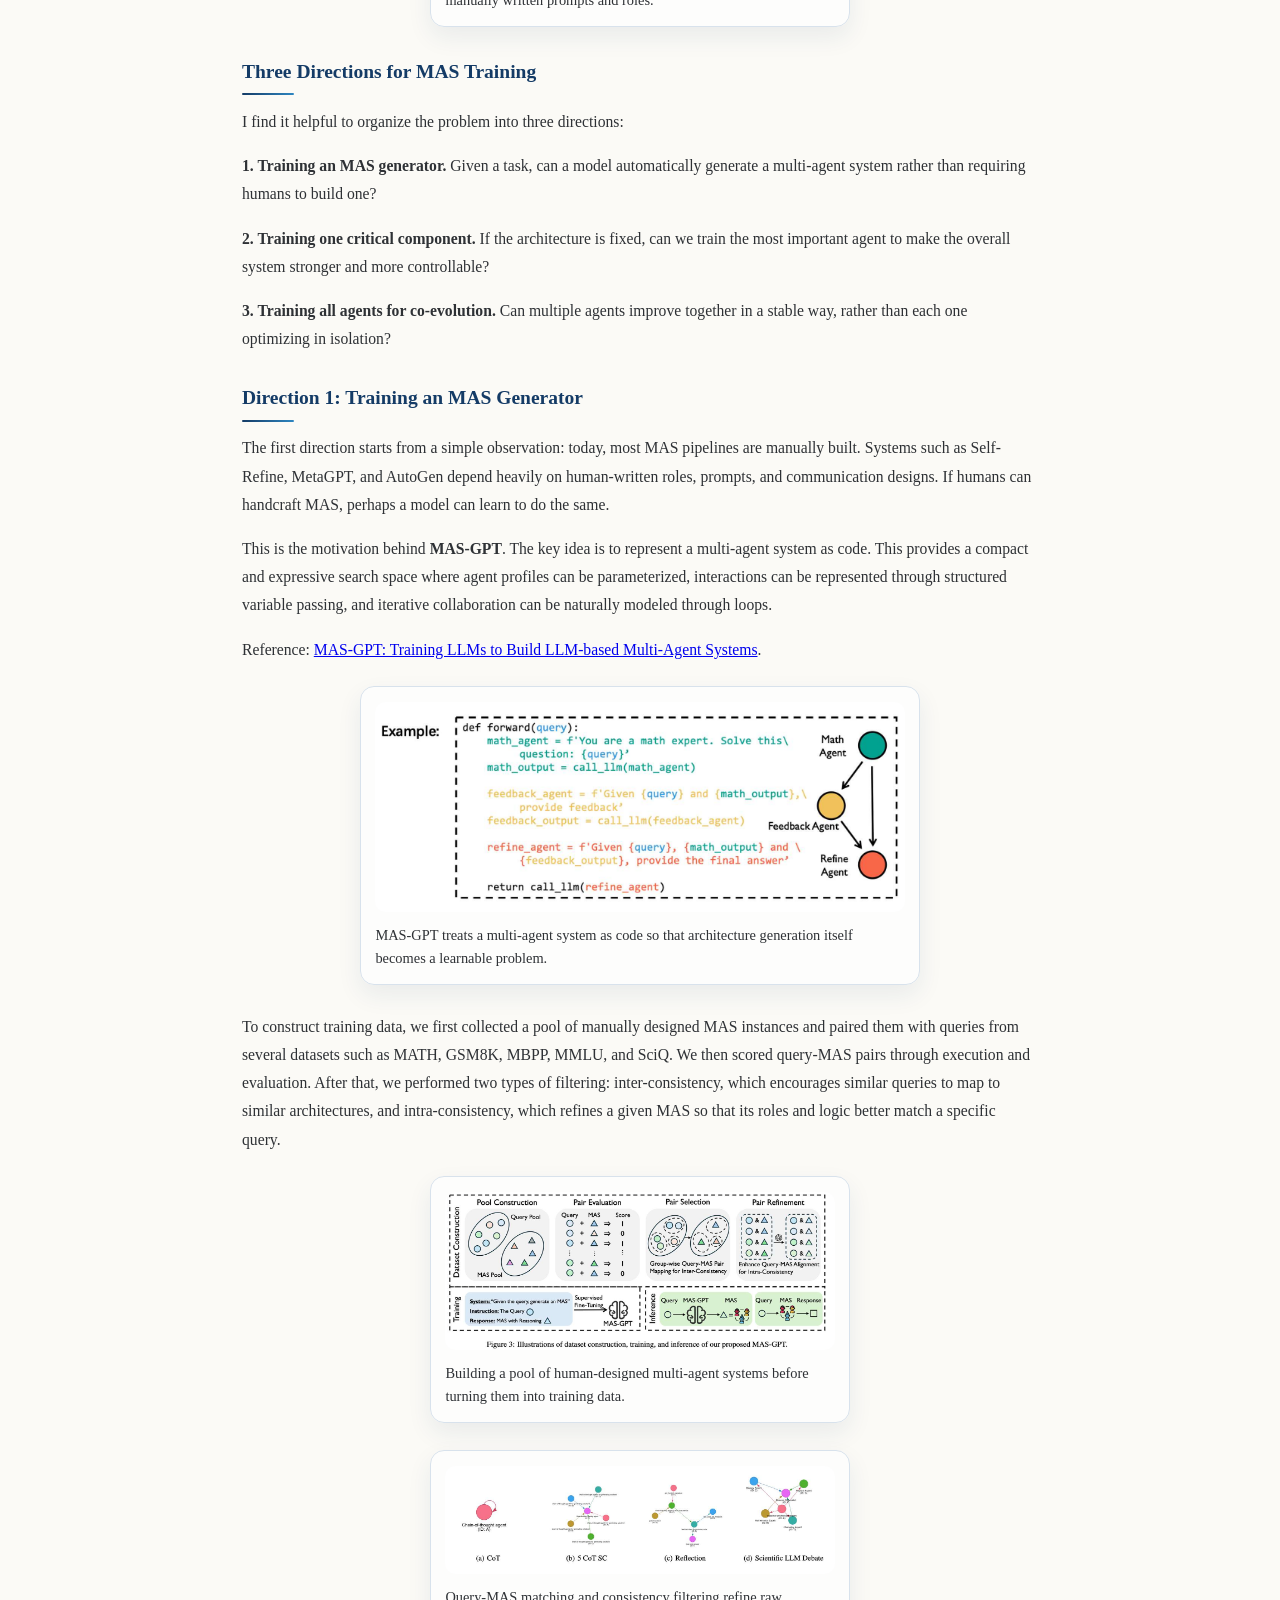
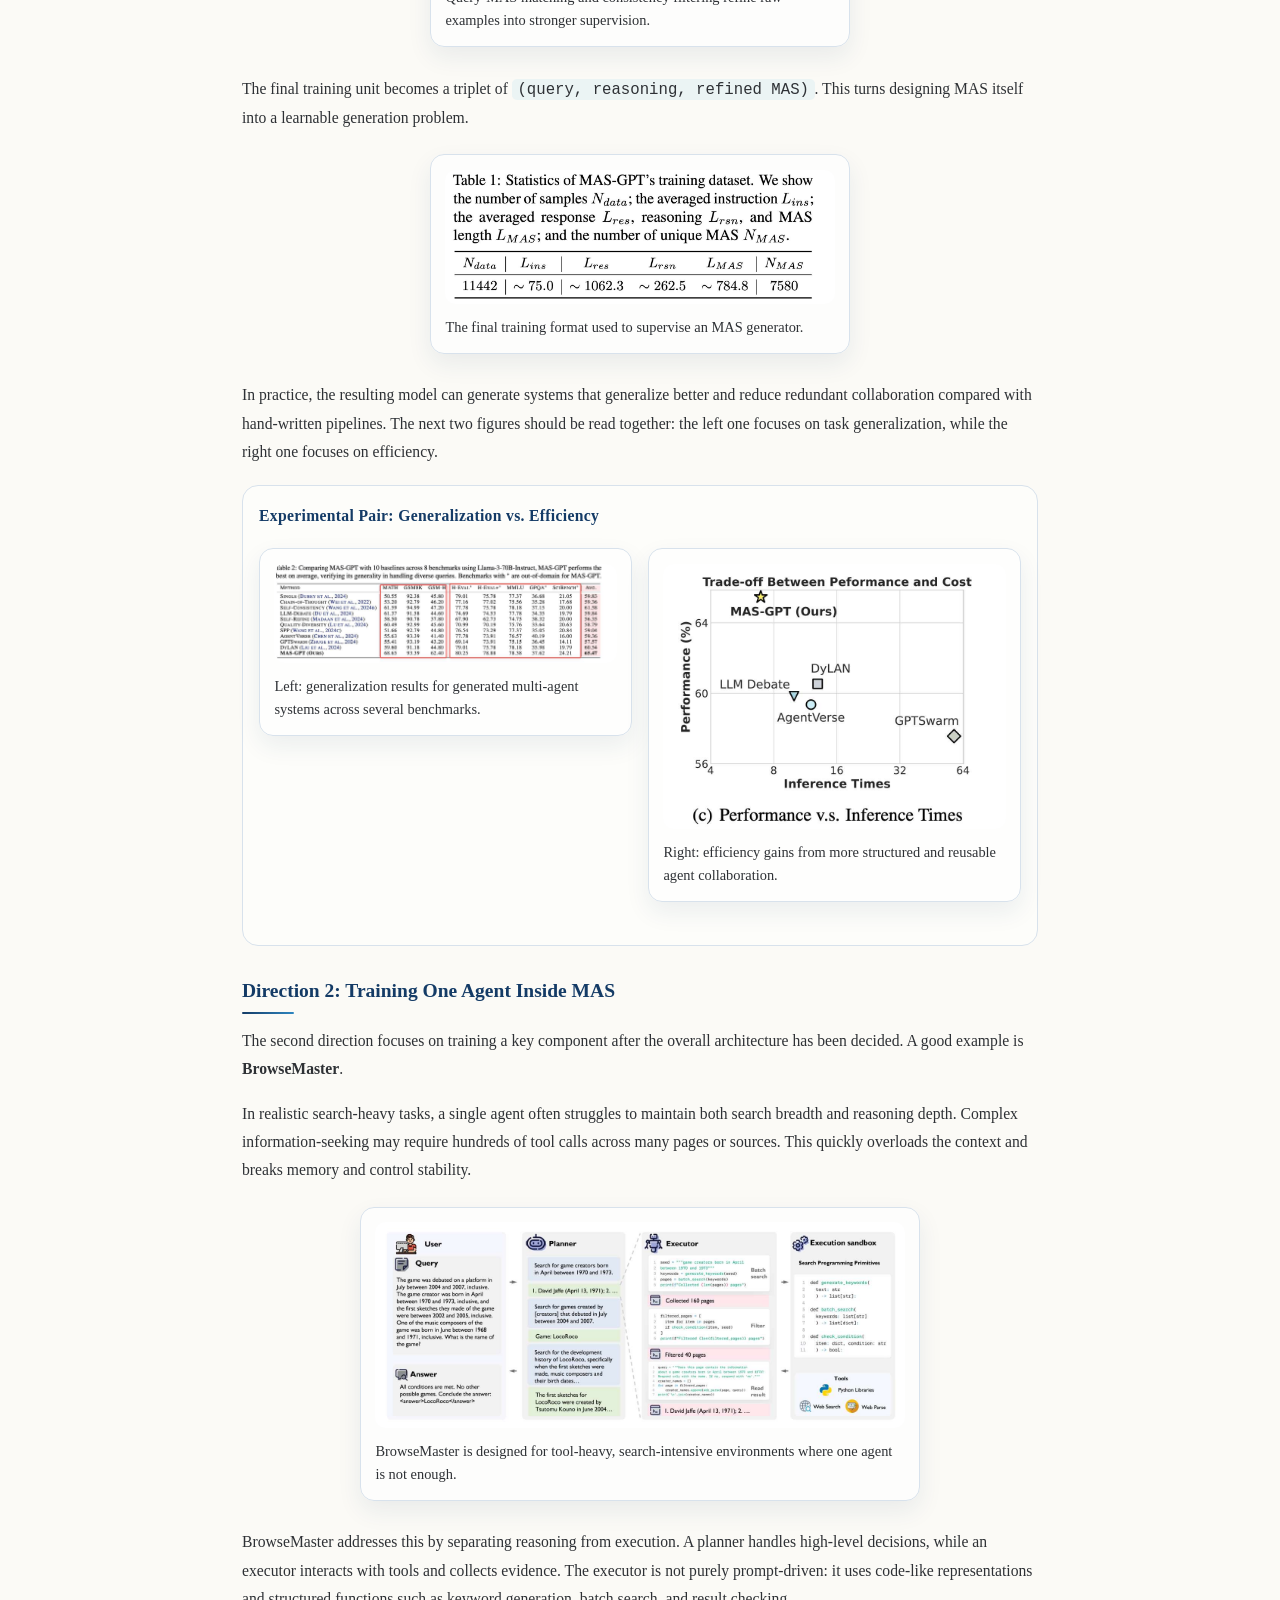
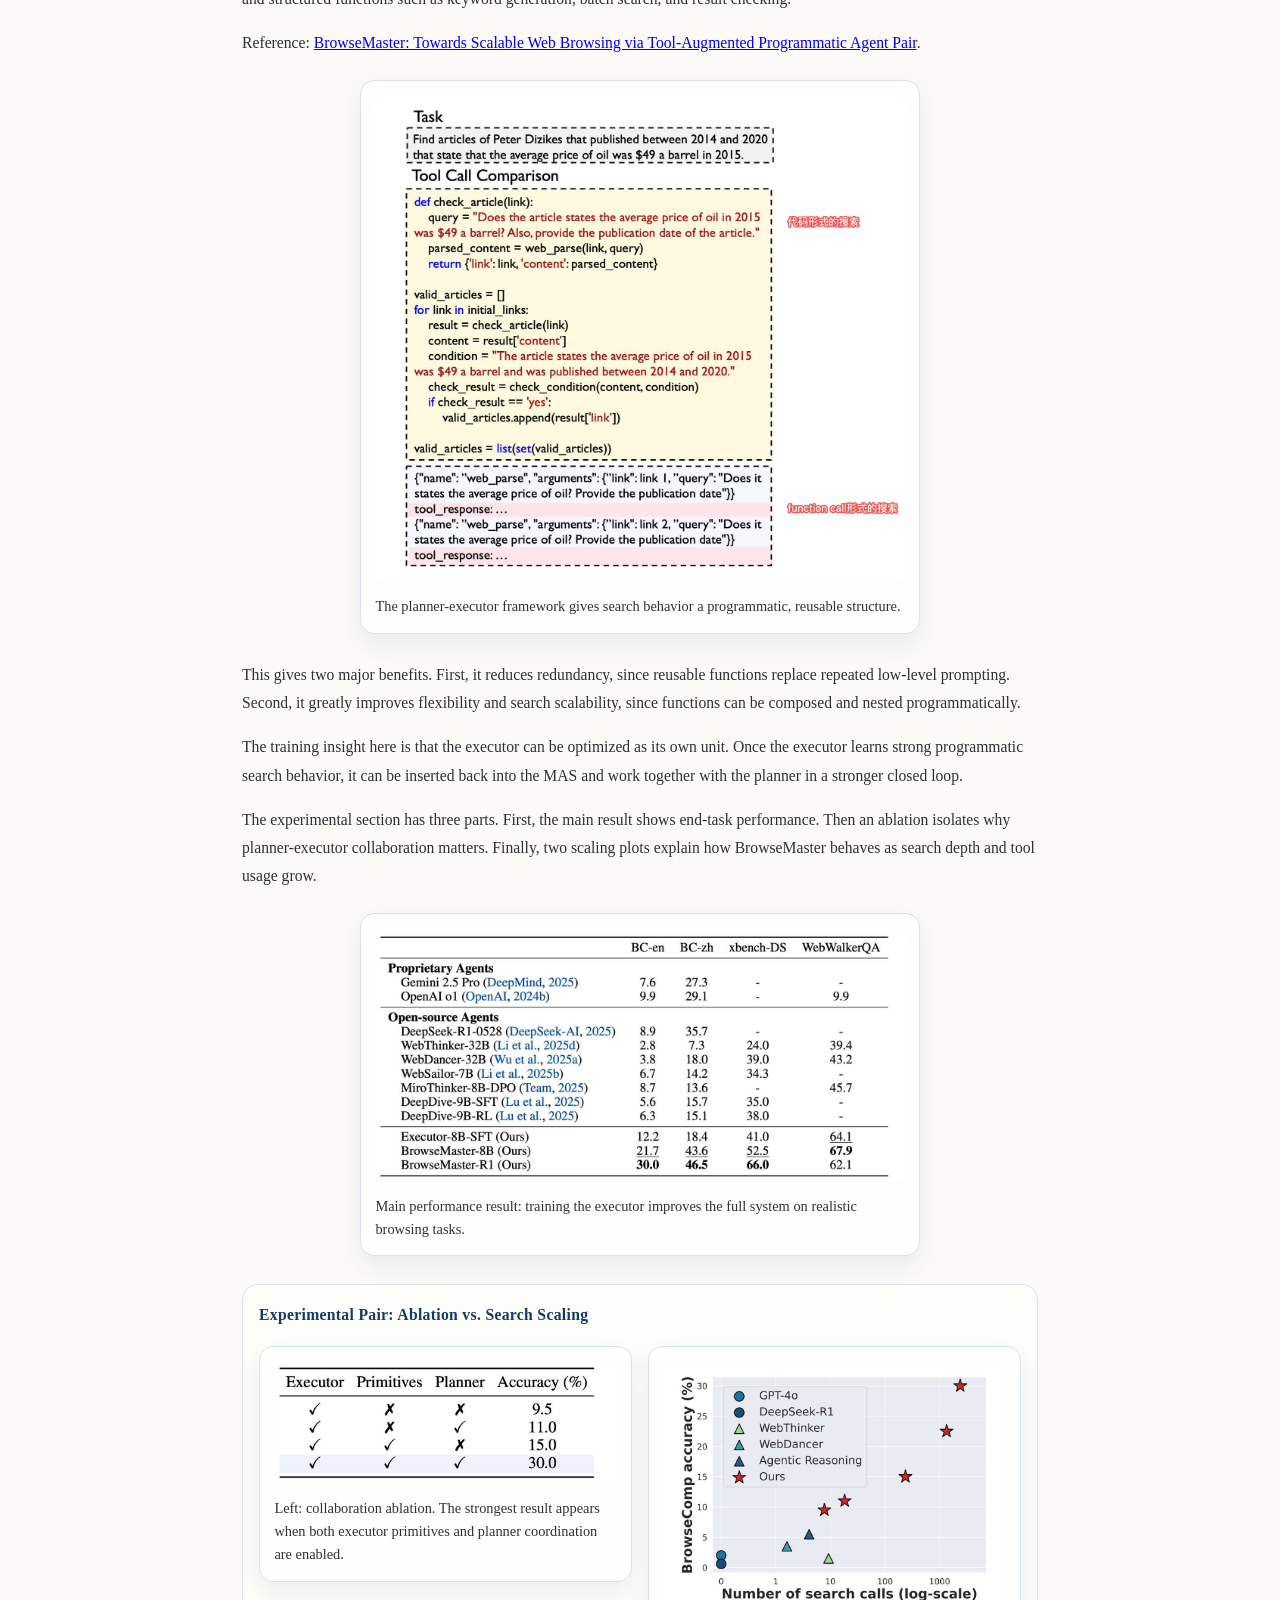
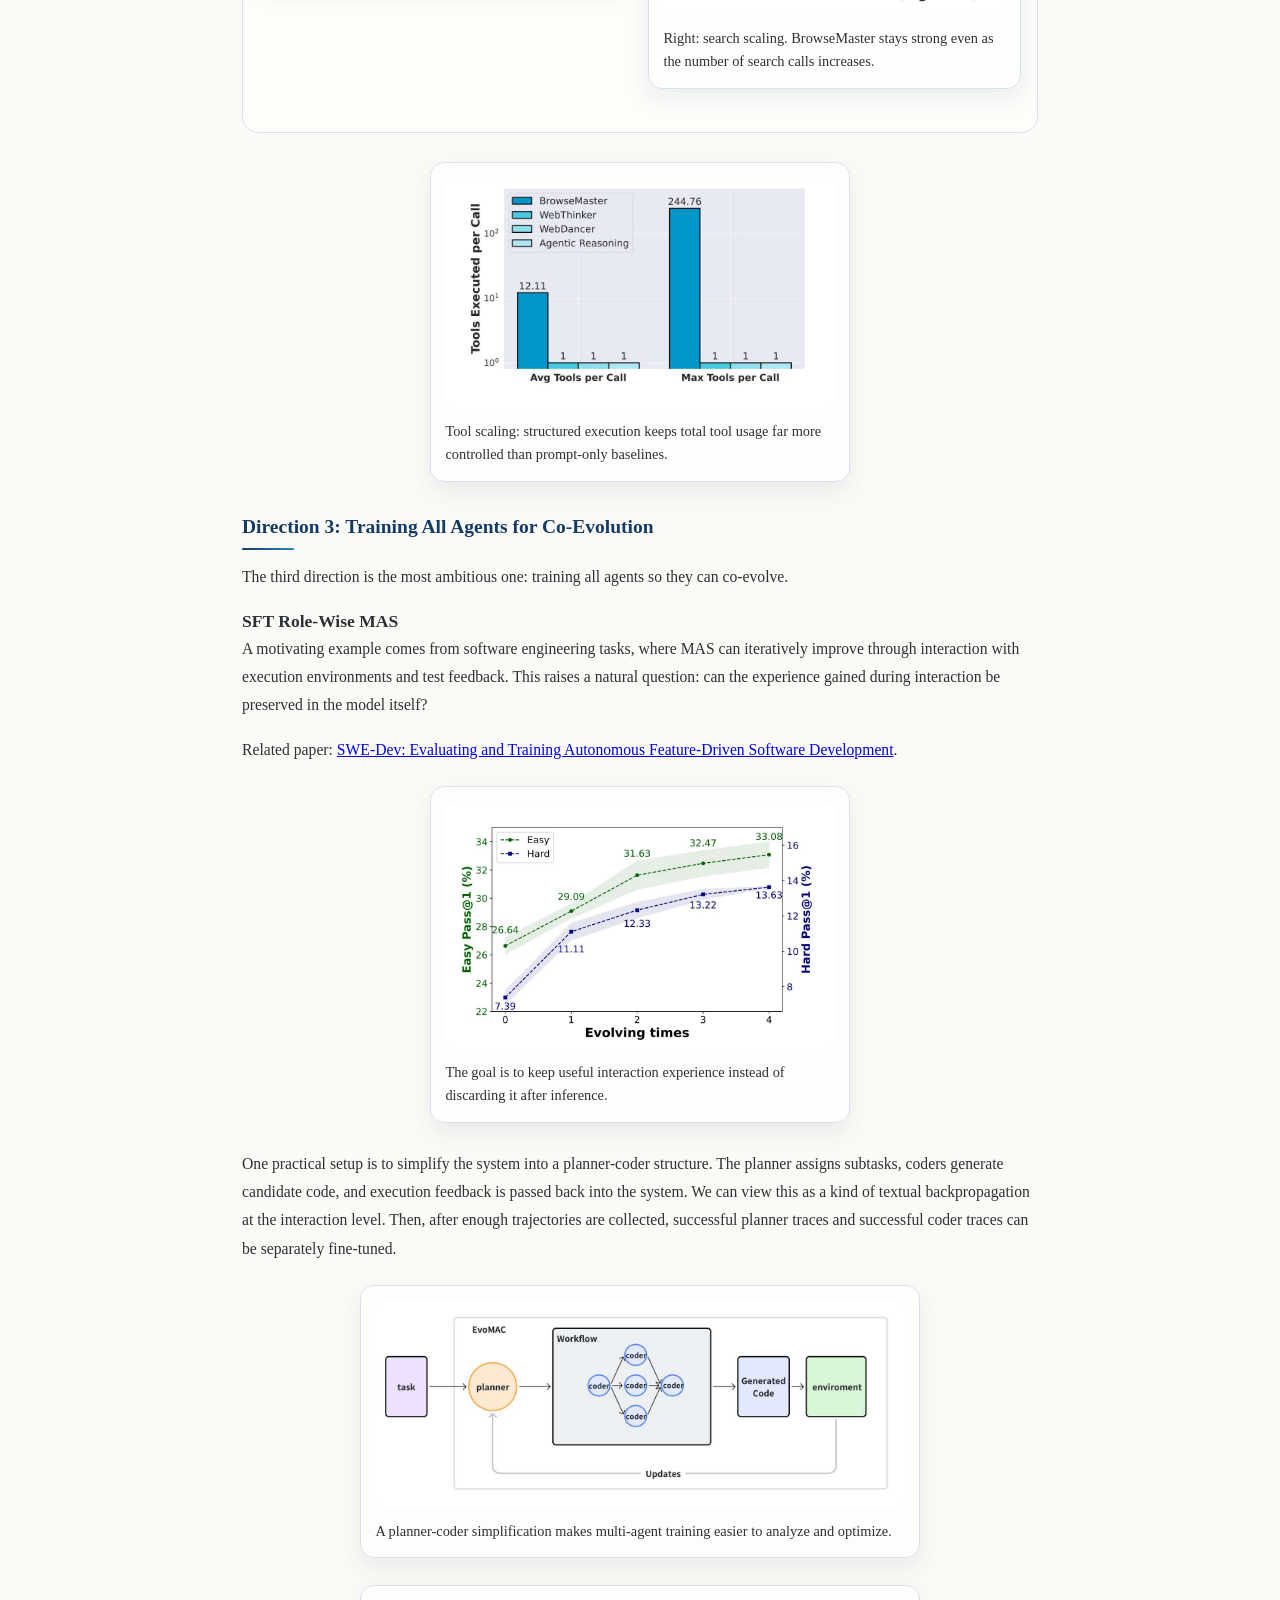
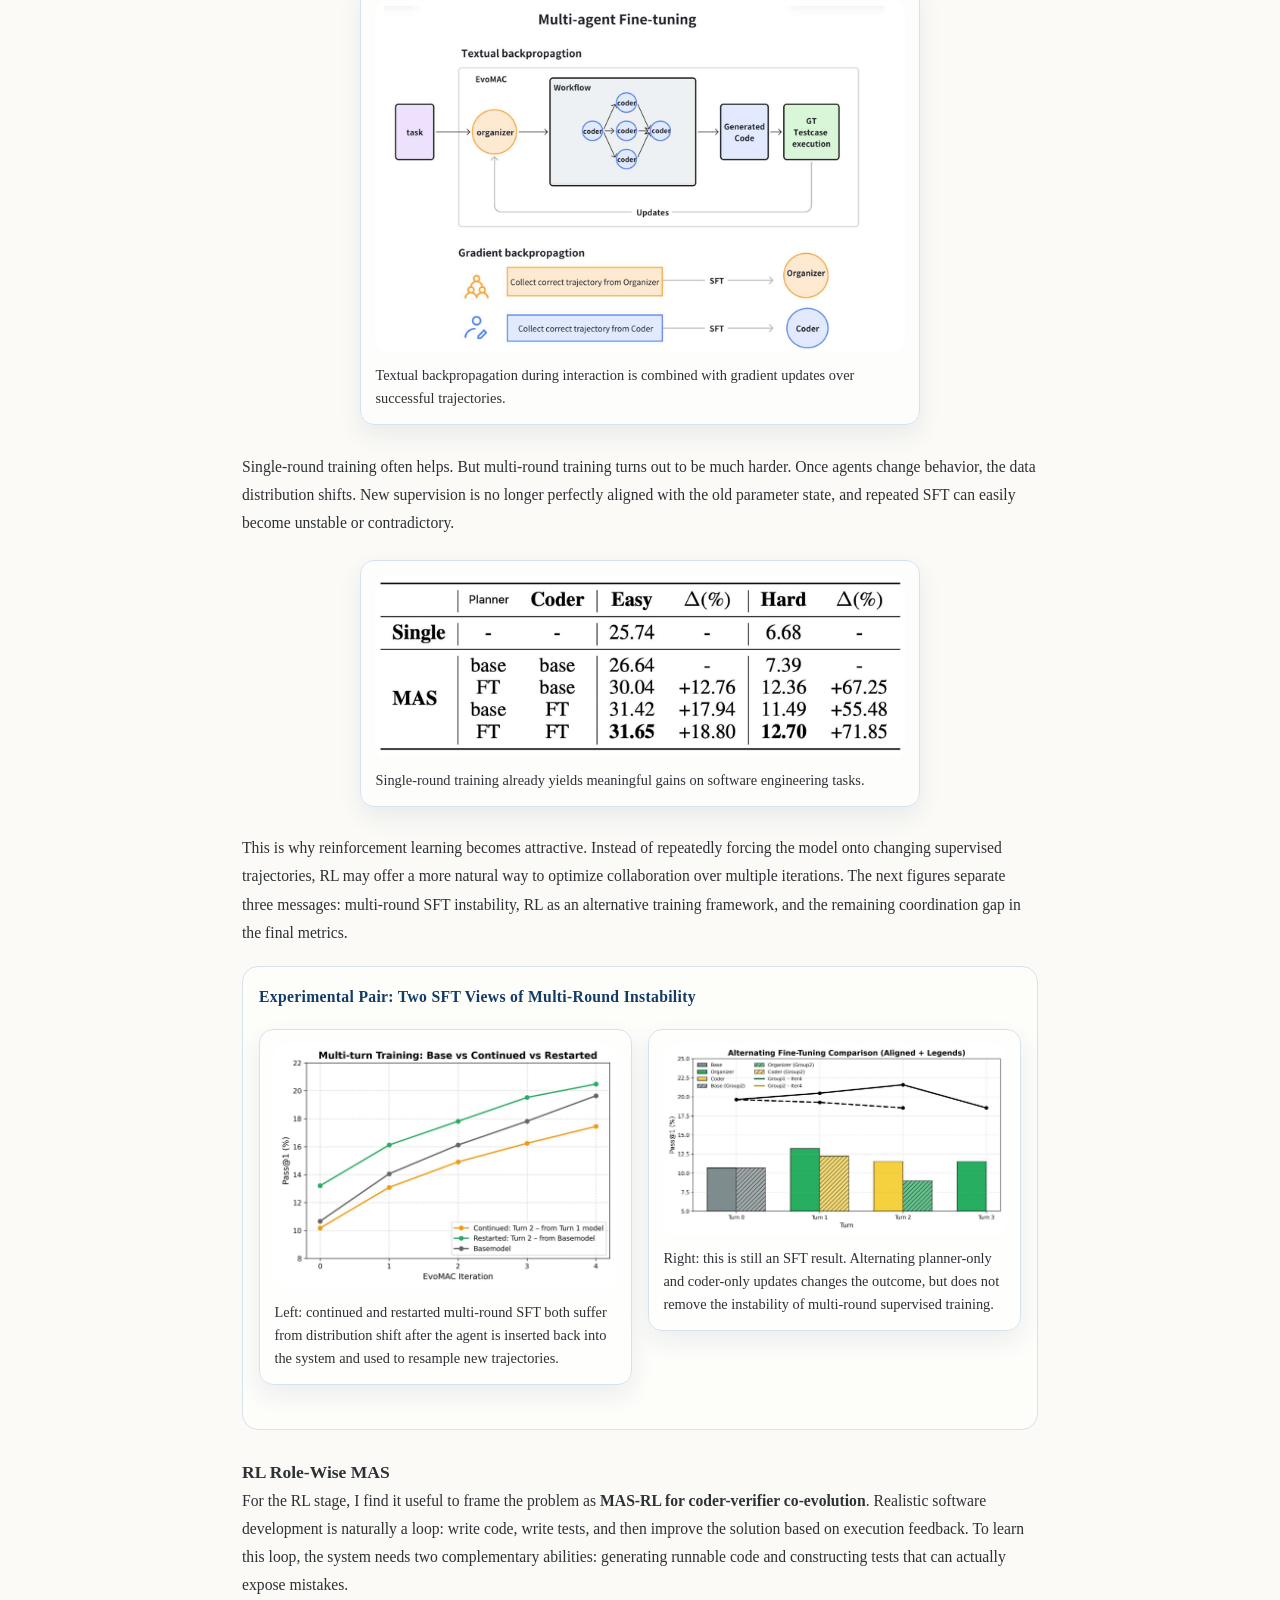
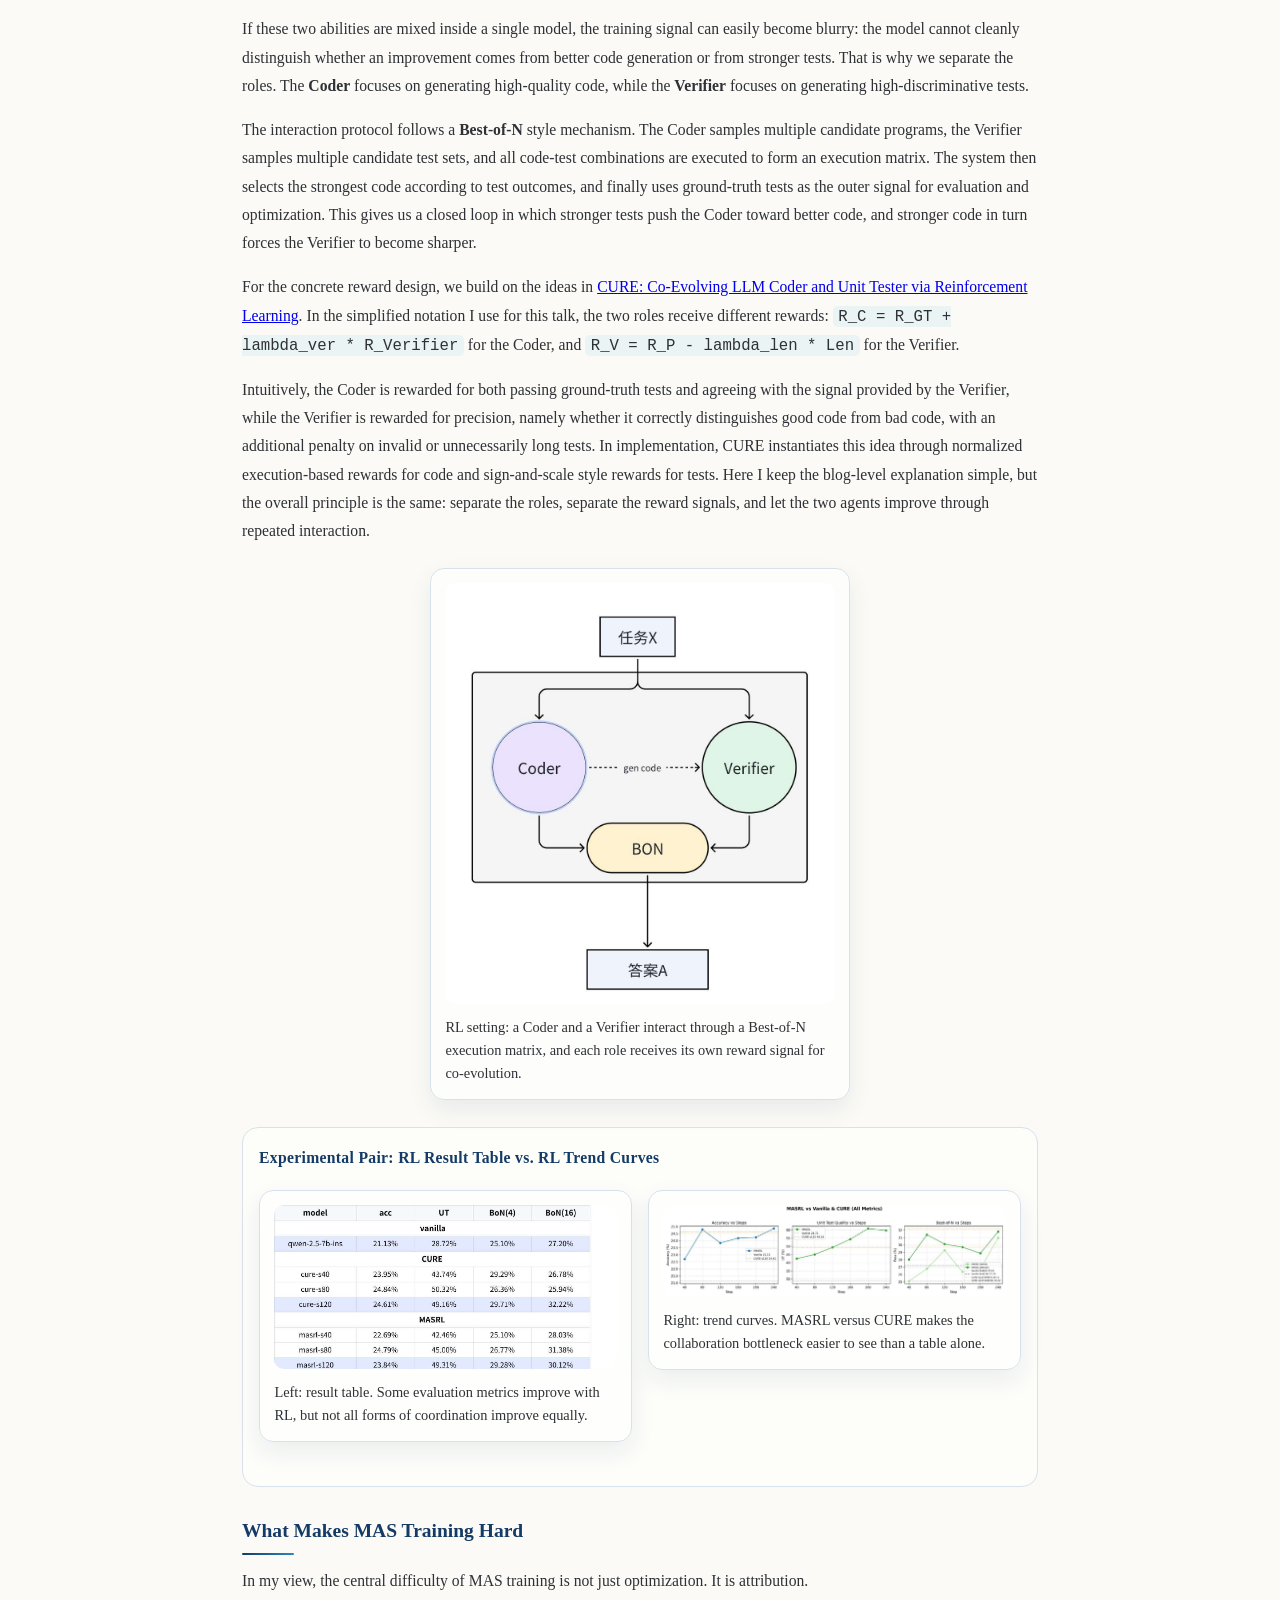
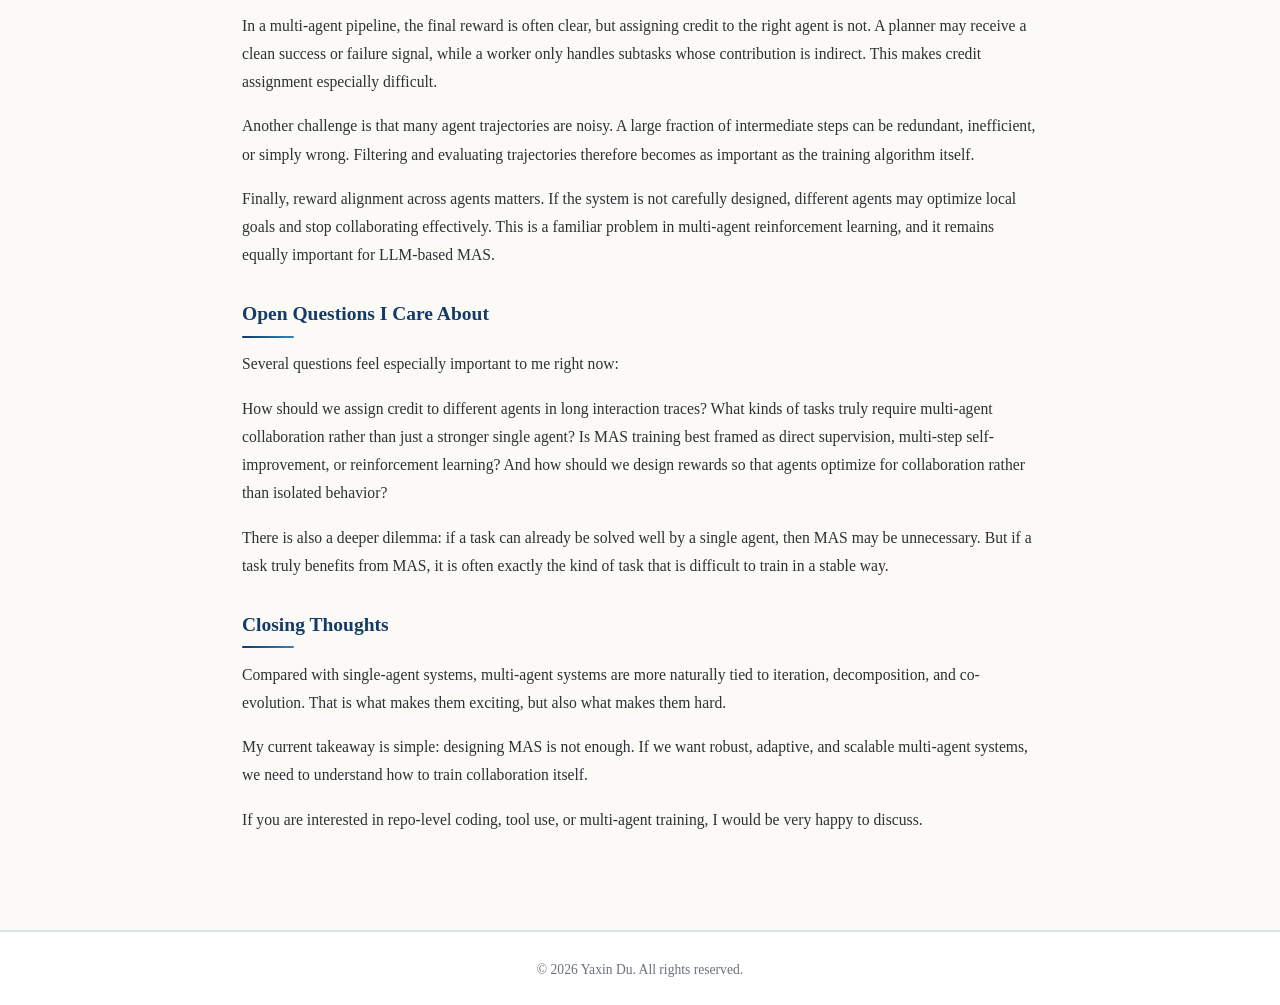
<file: blog/multi-agent-training.html>
<!DOCTYPE html>
<html lang="en">
<head>
    <meta charset="UTF-8">
    <meta name="viewport" content="width=device-width, initial-scale=1.0">
    <title>Training Multi-Agent Systems - Yaxin Du</title>
    <link rel="stylesheet" href="../style.css">
</head>
<body>
    <header>
        <nav>
            <ul>
                <li><a href="../index.html#about">About</a></li>
                <li><a href="../index.html#news">News</a></li>
                <li><a href="../index.html#publications">Publications</a></li>
                <li><a href="../index.html#experience">Research Experience</a></li>
                <li><a href="../index.html#blog">Blog</a></li>
            </ul>
        </nav>
    </header>

    <main>
        <section class="section">
            <div class="container blog-post">
                <p class="blog-meta">Talk Notes · TikTok AIIC Innovation Center · 2025/10/15</p>
                <h1>Training Multi-Agent Systems: From MAS Generators to Co-Evolving Agents</h1>
                <p>
                    Multi-agent systems (MAS) have become an increasingly practical way to tackle complex tasks that
                    are difficult for a single model to solve reliably. In research, long-horizon reasoning, and
                    open-ended product workflows, we are already seeing systems where multiple agents divide roles,
                    exchange feedback, and iteratively improve results.
                </p>
                <p>
                    In this post, I want to share a simple view of how I think about training MAS. My focus is not
                    just on how to design an agent workflow, but on how to make multi-agent collaboration itself
                    learnable.
                </p>
                <p>
                    This post is adapted from a research sharing I gave at <strong>TikTok AIIC Innovation Center</strong>
                    on <strong>October 15, 2025</strong>. I keep the structure close to the original talk, while adding
                    paper references for the main examples discussed below.
                </p>

                <h2>Why Multi-Agent Systems Matter</h2>
                <p>
                    A multi-agent system is a collaborative system composed of multiple agents, each with its own
                    decision-making and execution ability. Agents can communicate, collaborate, compete, or play
                    complementary roles to solve problems that are hard to handle within a single context window.
                </p>
                <p>
                    The motivation is straightforward. Even though large language models already have strong general
                    capabilities, they still struggle in open and dynamic environments. Long tasks quickly stress
                    context length, memory management, tool feedback accumulation, and control stability. A single
                    model may be forced to handle planning, execution, verification, and recovery all at once.
                </p>
                <p>
                    MAS helps because it allows us to isolate contexts and roles. One agent can focus on high-level
                    reasoning, another on execution, and another on verification. As single-agent models improve, the
                    ceiling of the overall system also rises.
                </p>
                <figure class="blog-figure compact">
                    <img src="assets-web/image2.jpg" alt="Comparison of single-agent, network, and supervisor multi-agent architectures.">
                    <figcaption>
                        Three common paradigms for organizing agents: single-agent execution, networked collaboration,
                        and supervisor-style coordination.
                    </figcaption>
                </figure>

                <h2>Why MAS Training Matters</h2>
                <p>
                    Most current MAS pipelines are still manually designed. Developers define roles, prompts,
                    communication protocols, and execution order by hand. This can work, but it leads to static
                    collaboration: once task distributions or feedback mechanisms change, the whole system often needs
                    to be redesigned.
                </p>
                <p>
                    MAS training asks a harder but more interesting question: can we turn successful collaboration
                    trajectories into model parameters? In other words, can a system learn to collaborate, adapt, and
                    evolve, instead of repeatedly relying on test-time trial and error?
                </p>
                <p>
                    My working view is that the real challenge is no longer just how to build MAS, but how to make MAS
                    itself trainable.
                </p>
                <figure class="blog-figure narrow">
                    <img src="assets-web/image3.jpg" alt="Motivation for training multi-agent systems.">
                    <figcaption>
                        Why MAS needs dedicated training instead of relying only on manually written prompts and roles.
                    </figcaption>
                </figure>

                <h2>Three Directions for MAS Training</h2>
                <p>
                    I find it helpful to organize the problem into three directions:
                </p>
                <p>
                    <strong>1. Training an MAS generator.</strong> Given a task, can a model automatically generate a
                    multi-agent system rather than requiring humans to build one?
                </p>
                <p>
                    <strong>2. Training one critical component.</strong> If the architecture is fixed, can we train
                    the most important agent to make the overall system stronger and more controllable?
                </p>
                <p>
                    <strong>3. Training all agents for co-evolution.</strong> Can multiple agents improve together in a
                    stable way, rather than each one optimizing in isolation?
                </p>

                <h2>Direction 1: Training an MAS Generator</h2>
                <p>
                    The first direction starts from a simple observation: today, most MAS pipelines are manually built.
                    Systems such as Self-Refine, MetaGPT, and AutoGen depend heavily on human-written roles, prompts,
                    and communication designs. If humans can handcraft MAS, perhaps a model can learn to do the same.
                </p>
                <p>
                    This is the motivation behind <strong>MAS-GPT</strong>. The key idea is to represent a multi-agent
                    system as code. This provides a compact and expressive search space where agent profiles can be
                    parameterized, interactions can be represented through structured variable passing, and iterative
                    collaboration can be naturally modeled through loops.
                </p>
                <p>
                    Reference:
                    <a href="https://arxiv.org/pdf/2503.03686" target="_blank" rel="noopener noreferrer">MAS-GPT: Training LLMs to Build LLM-based Multi-Agent Systems</a>.
                </p>
                <figure class="blog-figure compact">
                    <img src="assets-web/image4.jpg" alt="MAS-GPT overview.">
                    <figcaption>
                        MAS-GPT treats a multi-agent system as code so that architecture generation itself becomes a
                        learnable problem.
                    </figcaption>
                </figure>
                <p>
                    To construct training data, we first collected a pool of manually designed MAS instances and paired
                    them with queries from several datasets such as MATH, GSM8K, MBPP, MMLU, and SciQ. We then scored
                    query-MAS pairs through execution and evaluation. After that, we performed two types of filtering:
                    inter-consistency, which encourages similar queries to map to similar architectures, and
                    intra-consistency, which refines a given MAS so that its roles and logic better match a specific
                    query.
                </p>
                <figure class="blog-figure narrow">
                    <img src="assets-web/image5.jpg" alt="MAS-GPT data collection.">
                    <figcaption>
                        Building a pool of human-designed multi-agent systems before turning them into training data.
                    </figcaption>
                </figure>
                <figure class="blog-figure narrow">
                    <img src="assets-web/image6.jpg" alt="MAS-GPT data filtering.">
                    <figcaption>
                        Query-MAS matching and consistency filtering refine raw examples into stronger supervision.
                    </figcaption>
                </figure>
                <p>
                    The final training unit becomes a triplet of <code>(query, reasoning, refined MAS)</code>. This
                    turns designing MAS itself into a learnable generation problem.
                </p>
                <figure class="blog-figure narrow">
                    <img src="assets-web/image7.jpg" alt="MAS-GPT training format.">
                    <figcaption>
                        The final training format used to supervise an MAS generator.
                    </figcaption>
                </figure>
                <p>
                    In practice, the resulting model can generate systems that generalize better and reduce redundant
                    collaboration compared with hand-written pipelines. The next two figures should be read together:
                    the left one focuses on task generalization, while the right one focuses on efficiency.
                </p>
                <div class="blog-figure-group">
                    <p class="blog-figure-group-title">Experimental Pair: Generalization vs. Efficiency</p>
                    <div class="blog-figure-grid">
                        <figure class="blog-figure">
                            <img src="assets-web/image8.jpg" alt="MAS-GPT generalization results.">
                            <figcaption>
                                Left: generalization results for generated multi-agent systems across several benchmarks.
                            </figcaption>
                        </figure>
                        <figure class="blog-figure">
                            <img src="assets-web/image9.jpg" alt="MAS-GPT efficiency results.">
                            <figcaption>
                                Right: efficiency gains from more structured and reusable agent collaboration.
                            </figcaption>
                        </figure>
                    </div>
                </div>

                <h2>Direction 2: Training One Agent Inside MAS</h2>
                <p>
                    The second direction focuses on training a key component after the overall architecture has been
                    decided. A good example is <strong>BrowseMaster</strong>.
                </p>
                <p>
                    In realistic search-heavy tasks, a single agent often struggles to maintain both search breadth and
                    reasoning depth. Complex information-seeking may require hundreds of tool calls across many pages
                    or sources. This quickly overloads the context and breaks memory and control stability.
                </p>
                <figure class="blog-figure compact">
                    <img src="assets-web/image10.jpg" alt="BrowseMaster overview.">
                    <figcaption>
                        BrowseMaster is designed for tool-heavy, search-intensive environments where one agent is not
                        enough.
                    </figcaption>
                </figure>
                <p>
                    BrowseMaster addresses this by separating reasoning from execution. A planner handles high-level
                    decisions, while an executor interacts with tools and collects evidence. The executor is not purely
                    prompt-driven: it uses code-like representations and structured functions such as keyword
                    generation, batch search, and result checking.
                </p>
                <p>
                    Reference:
                    <a href="https://arxiv.org/pdf/2508.09129" target="_blank" rel="noopener noreferrer">BrowseMaster: Towards Scalable Web Browsing via Tool-Augmented Programmatic Agent Pair</a>.
                </p>
                <figure class="blog-figure compact">
                    <img src="assets-web/image11.jpg" alt="BrowseMaster framework.">
                    <figcaption>
                        The planner-executor framework gives search behavior a programmatic, reusable structure.
                    </figcaption>
                </figure>
                <p>
                    This gives two major benefits. First, it reduces redundancy, since reusable functions replace
                    repeated low-level prompting. Second, it greatly improves flexibility and search scalability, since
                    functions can be composed and nested programmatically.
                </p>
                <p>
                    The training insight here is that the executor can be optimized as its own unit. Once the executor
                    learns strong programmatic search behavior, it can be inserted back into the MAS and work together
                    with the planner in a stronger closed loop.
                </p>
                <p>
                    The experimental section has three parts. First, the main result shows end-task performance.
                    Then an ablation isolates why planner-executor collaboration matters. Finally, two scaling plots
                    explain how BrowseMaster behaves as search depth and tool usage grow.
                </p>
                <figure class="blog-figure compact">
                    <img src="assets-web/image12.jpg" alt="BrowseMaster overall performance.">
                    <figcaption>
                        Main performance result: training the executor improves the full system on realistic browsing tasks.
                    </figcaption>
                </figure>
                <div class="blog-figure-group">
                    <p class="blog-figure-group-title">Experimental Pair: Ablation vs. Search Scaling</p>
                    <div class="blog-figure-grid">
                        <figure class="blog-figure">
                            <img src="assets-web/image13.jpg" alt="BrowseMaster collaboration ablation.">
                            <figcaption>
                                Left: collaboration ablation. The strongest result appears when both executor primitives
                                and planner coordination are enabled.
                            </figcaption>
                        </figure>
                        <figure class="blog-figure">
                            <img src="assets-web/image14.jpg" alt="BrowseMaster scaling with search calls.">
                            <figcaption>
                                Right: search scaling. BrowseMaster stays strong even as the number of search calls increases.
                            </figcaption>
                        </figure>
                    </div>
                </div>
                <figure class="blog-figure narrow">
                    <img src="assets-web/image15.jpg" alt="BrowseMaster scaling with tool usage.">
                    <figcaption>
                        Tool scaling: structured execution keeps total tool usage far more controlled than prompt-only baselines.
                    </figcaption>
                </figure>

                <h2>Direction 3: Training All Agents for Co-Evolution</h2>
                <p>
                    The third direction is the most ambitious one: training all agents so they can co-evolve.
                </p>
                <h3>SFT Role-Wise MAS</h3>
                <p>
                    A motivating example comes from software engineering tasks, where MAS can iteratively improve
                    through interaction with execution environments and test feedback. This raises a natural question:
                    can the experience gained during interaction be preserved in the model itself?
                </p>
                <p>
                    Related paper:
                    <a href="https://arxiv.org/pdf/2505.16975" target="_blank" rel="noopener noreferrer">SWE-Dev: Evaluating and Training Autonomous Feature-Driven Software Development</a>.
                </p>
                <figure class="blog-figure narrow">
                    <img src="assets-web/image16.jpg" alt="Motivation for co-evolving agents.">
                    <figcaption>
                        The goal is to keep useful interaction experience instead of discarding it after inference.
                    </figcaption>
                </figure>
                <p>
                    One practical setup is to simplify the system into a planner-coder structure. The planner assigns
                    subtasks, coders generate candidate code, and execution feedback is passed back into the system.
                    We can view this as a kind of textual backpropagation at the interaction level. Then, after enough
                    trajectories are collected, successful planner traces and successful coder traces can be separately
                    fine-tuned.
                </p>
                <figure class="blog-figure compact">
                    <img src="assets-web/image17.jpg" alt="Planner-coder training framework.">
                    <figcaption>
                        A planner-coder simplification makes multi-agent training easier to analyze and optimize.
                    </figcaption>
                </figure>
                <figure class="blog-figure compact">
                    <img src="assets-web/image18.jpg" alt="Textual and gradient backpropagation.">
                    <figcaption>
                        Textual backpropagation during interaction is combined with gradient updates over successful
                        trajectories.
                    </figcaption>
                </figure>
                <p>
                    Single-round training often helps. But multi-round training turns out to be much harder. Once
                    agents change behavior, the data distribution shifts. New supervision is no longer perfectly
                    aligned with the old parameter state, and repeated SFT can easily become unstable or contradictory.
                </p>
                <figure class="blog-figure compact">
                    <img src="assets-web/image19.jpg" alt="Single-round training results.">
                    <figcaption>
                        Single-round training already yields meaningful gains on software engineering tasks.
                    </figcaption>
                </figure>
                <p>
                    This is why reinforcement learning becomes attractive. Instead of repeatedly forcing the model onto
                    changing supervised trajectories, RL may offer a more natural way to optimize collaboration over
                    multiple iterations. The next figures separate three messages: multi-round SFT instability, RL as
                    an alternative training framework, and the remaining coordination gap in the final metrics.
                </p>
                <div class="blog-figure-group">
                    <p class="blog-figure-group-title">Experimental Pair: Two SFT Views of Multi-Round Instability</p>
                    <div class="blog-figure-grid">
                        <figure class="blog-figure">
                            <img src="assets-web/image20.jpg" alt="Multi-round training instability.">
                            <figcaption>
                                Left: continued and restarted multi-round SFT both suffer from distribution shift after
                                the agent is inserted back into the system and used to resample new trajectories.
                            </figcaption>
                        </figure>
                        <figure class="blog-figure">
                            <img src="assets-web/image21.jpg" alt="Alternating training order analysis.">
                            <figcaption>
                                Right: this is still an SFT result. Alternating planner-only and coder-only updates changes
                                the outcome, but does not remove the instability of multi-round supervised training.
                            </figcaption>
                        </figure>
                    </div>
                </div>
                <h3>RL Role-Wise MAS</h3>
                <p>
                    For the RL stage, I find it useful to frame the problem as <strong>MAS-RL for coder-verifier co-evolution</strong>.
                    Realistic software development is naturally a loop: write code, write tests, and then improve the
                    solution based on execution feedback. To learn this loop, the system needs two complementary abilities:
                    generating runnable code and constructing tests that can actually expose mistakes.
                </p>
                <p>
                    If these two abilities are mixed inside a single model, the training signal can easily become blurry:
                    the model cannot cleanly distinguish whether an improvement comes from better code generation or from
                    stronger tests. That is why we separate the roles. The <strong>Coder</strong> focuses on generating
                    high-quality code, while the <strong>Verifier</strong> focuses on generating high-discriminative tests.
                </p>
                <p>
                    The interaction protocol follows a <strong>Best-of-N</strong> style mechanism. The Coder samples
                    multiple candidate programs, the Verifier samples multiple candidate test sets, and all code-test
                    combinations are executed to form an execution matrix. The system then selects the strongest code
                    according to test outcomes, and finally uses ground-truth tests as the outer signal for evaluation
                    and optimization. This gives us a closed loop in which stronger tests push the Coder toward better
                    code, and stronger code in turn forces the Verifier to become sharper.
                </p>
                <p>
                    For the concrete reward design, we build on the ideas in
                    <a href="https://arxiv.org/abs/2506.03136" target="_blank" rel="noopener noreferrer">CURE: Co-Evolving LLM Coder and Unit Tester via Reinforcement Learning</a>.
                    In the simplified notation I use for this talk, the two roles receive different rewards:
                    <code>R_C = R_GT + lambda_ver * R_Verifier</code>
                    for the Coder, and
                    <code>R_V = R_P - lambda_len * Len</code>
                    for the Verifier.
                </p>
                <p>
                    Intuitively, the Coder is rewarded for both passing ground-truth tests and agreeing with the signal
                    provided by the Verifier, while the Verifier is rewarded for precision, namely whether it correctly
                    distinguishes good code from bad code, with an additional penalty on invalid or unnecessarily long
                    tests. In implementation, CURE instantiates this idea through normalized execution-based rewards for
                    code and sign-and-scale style rewards for tests. Here I keep the blog-level explanation simple, but
                    the overall principle is the same: separate the roles, separate the reward signals, and let the two
                    agents improve through repeated interaction.
                </p>
                <figure class="blog-figure narrow">
                    <img src="assets-web/image22.jpg" alt="RL training framework with coder and verifier.">
                    <figcaption>
                        RL setting: a Coder and a Verifier interact through a Best-of-N execution matrix, and each role
                        receives its own reward signal for co-evolution.
                    </figcaption>
                </figure>
                <div class="blog-figure-group">
                    <p class="blog-figure-group-title">Experimental Pair: RL Result Table vs. RL Trend Curves</p>
                    <div class="blog-figure-grid">
                        <figure class="blog-figure">
                            <img src="assets-web/image23.jpg" alt="RL training result table.">
                            <figcaption>
                                Left: result table. Some evaluation metrics improve with RL, but not all forms of coordination improve equally.
                            </figcaption>
                        </figure>
                        <figure class="blog-figure">
                            <img src="assets-web/image24.jpg" alt="RL comparison curves.">
                            <figcaption>
                                Right: trend curves. MASRL versus CURE makes the collaboration bottleneck easier to see than a table alone.
                            </figcaption>
                        </figure>
                    </div>
                </div>

                <h2>What Makes MAS Training Hard</h2>
                <p>
                    In my view, the central difficulty of MAS training is not just optimization. It is attribution.
                </p>
                <p>
                    In a multi-agent pipeline, the final reward is often clear, but assigning credit to the right agent
                    is not. A planner may receive a clean success or failure signal, while a worker only handles
                    subtasks whose contribution is indirect. This makes credit assignment especially difficult.
                </p>
                <p>
                    Another challenge is that many agent trajectories are noisy. A large fraction of intermediate steps
                    can be redundant, inefficient, or simply wrong. Filtering and evaluating trajectories therefore
                    becomes as important as the training algorithm itself.
                </p>
                <p>
                    Finally, reward alignment across agents matters. If the system is not carefully designed, different
                    agents may optimize local goals and stop collaborating effectively. This is a familiar problem in
                    multi-agent reinforcement learning, and it remains equally important for LLM-based MAS.
                </p>

                <h2>Open Questions I Care About</h2>
                <p>
                    Several questions feel especially important to me right now:
                </p>
                <p>
                    How should we assign credit to different agents in long interaction traces? What kinds of tasks
                    truly require multi-agent collaboration rather than just a stronger single agent? Is MAS training
                    best framed as direct supervision, multi-step self-improvement, or reinforcement learning? And how
                    should we design rewards so that agents optimize for collaboration rather than isolated behavior?
                </p>
                <p>
                    There is also a deeper dilemma: if a task can already be solved well by a single agent, then MAS
                    may be unnecessary. But if a task truly benefits from MAS, it is often exactly the kind of task
                    that is difficult to train in a stable way.
                </p>

                <h2>Closing Thoughts</h2>
                <p>
                    Compared with single-agent systems, multi-agent systems are more naturally tied to iteration,
                    decomposition, and co-evolution. That is what makes them exciting, but also what makes them hard.
                </p>
                <p>
                    My current takeaway is simple: designing MAS is not enough. If we want robust, adaptive, and
                    scalable multi-agent systems, we need to understand how to train collaboration itself.
                </p>
                <p>
                    If you are interested in repo-level coding, tool use, or multi-agent training, I would be very
                    happy to discuss.
                </p>
            </div>
        </section>
    </main>

    <footer>
        <div class="container">
            <p>&copy; 2026 Yaxin Du. All rights reserved.</p>
        </div>
    </footer>
</body>
</html>
</file>
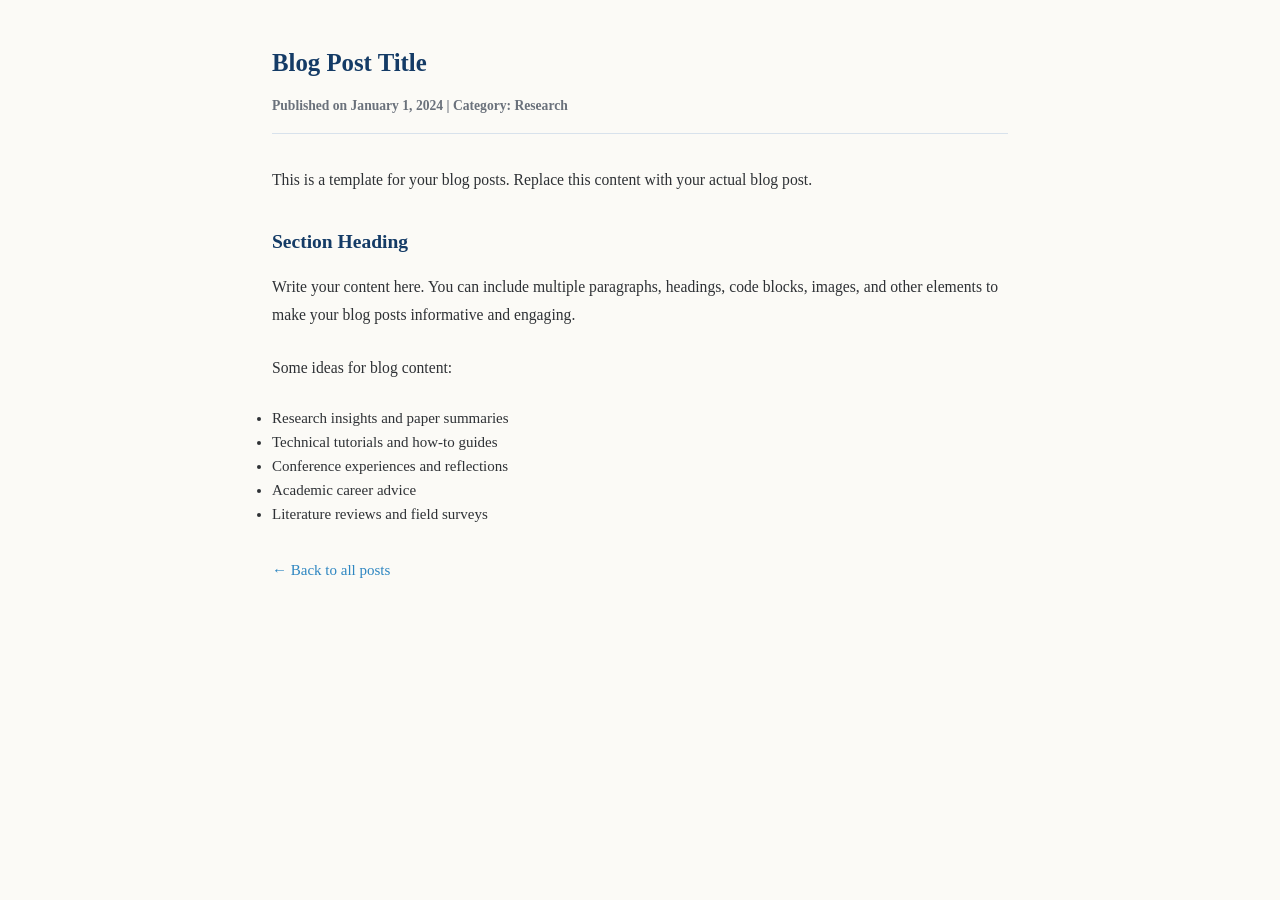
<file: blog/template.html>
<!DOCTYPE html>
<html lang="en">
<head>
    <meta charset="UTF-8">
    <meta name="viewport" content="width=device-width, initial-scale=1.0">
    <title>Blog Post Title - Your Name</title>
    <link rel="stylesheet" href="../style.css">
    <style>
        .blog-post {
            max-width: 800px;
            margin: 0 auto;
            padding: 3rem 2rem;
        }
        .blog-post h1 {
            color: var(--primary-color);
            margin-bottom: 1rem;
        }
        .blog-meta {
            color: var(--text-light);
            margin-bottom: 2rem;
            padding-bottom: 1rem;
            border-bottom: 1px solid var(--border-color);
        }
        .blog-post p {
            margin-bottom: 1.5rem;
            line-height: 1.8;
        }
        .blog-post h2 {
            color: var(--primary-color);
            margin-top: 2rem;
            margin-bottom: 1rem;
        }
        .back-link {
            display: inline-block;
            margin-top: 2rem;
            color: var(--secondary-color);
            text-decoration: none;
        }
        .back-link:hover {
            text-decoration: underline;
        }
    </style>
</head>
<body>
    <div class="blog-post">
        <h1>Blog Post Title</h1>
        <div class="blog-meta">
            <span>Published on January 1, 2024</span> | <span>Category: Research</span>
        </div>

        <p>
            This is a template for your blog posts. Replace this content with your actual blog post.
        </p>

        <h2>Section Heading</h2>
        <p>
            Write your content here. You can include multiple paragraphs, headings, code blocks,
            images, and other elements to make your blog posts informative and engaging.
        </p>

        <p>
            Some ideas for blog content:
        </p>
        <ul>
            <li>Research insights and paper summaries</li>
            <li>Technical tutorials and how-to guides</li>
            <li>Conference experiences and reflections</li>
            <li>Academic career advice</li>
            <li>Literature reviews and field surveys</li>
        </ul>

        <a href="../index.html#blog" class="back-link">← Back to all posts</a>
    </div>
</body>
</html>
</file>
<file: style.css>
/* Reset and Base Styles */
* {
    margin: 0;
    padding: 0;
    box-sizing: border-box;
}

:root {
    --primary-color: #143b66;
    --secondary-color: #2e86c1;
    --accent-color: #e9f1f8;
    --text-color: #2e3135;
    --text-light: #6a717b;
    --bg-color: #fbfaf6;
    --bg-light: #ffffff;
    --border-color: #d8e2ec;
    --shadow: 0 10px 24px rgba(20, 59, 102, 0.08);
}

body {
    font-family: 'Georgia', 'Times New Roman', serif, -apple-system, BlinkMacSystemFont, 'Segoe UI', 'Roboto';
    line-height: 1.6;
    color: var(--text-color);
    background-color: var(--bg-color);
    font-size: 15px;
}

header {
    background-color: rgba(255, 255, 255, 0.94);
    padding: 1rem 0;
    position: sticky;
    top: 0;
    z-index: 1000;
    backdrop-filter: blur(12px);
    box-shadow: 0 2px 12px rgba(20, 59, 102, 0.08);
    border-bottom: 1px solid var(--border-color);
}

nav ul {
    display: flex;
    justify-content: center;
    list-style: none;
    gap: 2rem;
}

nav a {
    color: var(--text-color);
    text-decoration: none;
    font-weight: 500;
    transition: all 0.3s ease;
    padding: 0.4rem 0.8rem;
    font-size: 0.95rem;
    border-radius: 15px;
}

nav a:hover {
    color: var(--secondary-color);
    background-color: rgba(135, 206, 235, 0.1);
}

.container {
    max-width: 1100px;
    margin: 0 auto;
    padding: 0 2rem;
}

.section {
    padding: 3rem 0;
}

.section:nth-child(even) {
    background-color: var(--bg-light);
}

.section h2 {
    font-size: 1.75rem;
    margin-bottom: 1.4rem;
    color: var(--primary-color);
    font-weight: 700;
    position: relative;
    padding-bottom: 0.5rem;
    display: inline-block;
}

.section h2::after {
    content: '';
    position: absolute;
    bottom: 0;
    left: 0;
    width: 52px;
    height: 2px;
    background: linear-gradient(to right, var(--primary-color), var(--secondary-color));
    border-radius: 2px;
}

.about-sidebar {
    position: sticky;
    top: 5.5rem;
}

.about-layout {
    display: grid;
    grid-template-columns: minmax(260px, 340px) minmax(0, 1fr);
    gap: 3.4rem;
    align-items: start;
}

.about-profile-card {
    text-align: center;
    padding: 1.2rem 1rem 1.4rem;
    background: rgba(255, 255, 255, 0.76);
    border: 1px solid rgba(20, 59, 102, 0.08);
    border-radius: 26px;
    box-shadow: var(--shadow);
}

.profile-image {
    margin: 0 auto 1.35rem;
    width: fit-content;
}

.profile-image img {
    width: 240px;
    height: 240px;
    border-radius: 50%;
    object-fit: cover;
    box-shadow: 0 14px 30px rgba(20, 59, 102, 0.14);
    border: 5px solid white;
    transition: transform 0.3s ease;
}

.profile-image img:hover {
    transform: scale(1.03);
}

.about-profile-card h1 {
    font-size: 1.75rem;
    color: var(--primary-color);
    margin-bottom: 0.7rem;
    font-weight: 700;
    line-height: 1.1;
}

.about-role,
.about-school,
.about-email,
.about-status,
.about-wechat {
    font-size: 0.98rem;
    line-height: 1.7;
    color: var(--text-color);
}

.about-role {
    font-size: 1.08rem;
    font-weight: 600;
    margin-bottom: 0.15rem;
}

.about-school {
    font-size: 1.05rem;
    color: var(--primary-color);
    margin-bottom: 0.2rem;
}

.about-email {
    margin-bottom: 0.2rem;
}

.about-email a {
    color: var(--text-color);
    text-decoration: none;
}

.about-email a:hover {
    text-decoration: underline;
}

.about-status {
    margin: 0.7rem auto 1rem;
    max-width: 260px;
    color: var(--text-light);
    font-style: italic;
}

.about-icon-links {
    display: flex;
    justify-content: center;
    gap: 0.95rem;
    margin: 1rem 0 0.85rem;
}

.about-icon-links a {
    width: 42px;
    height: 42px;
    display: inline-flex;
    align-items: center;
    justify-content: center;
    color: var(--primary-color);
    background: rgba(135, 206, 235, 0.1);
    border-radius: 999px;
    text-decoration: none;
    transition: all 0.25s ease;
}

.about-icon-links a:hover {
    color: white;
    background: var(--secondary-color);
    transform: translateY(-2px);
}

.about-icon-links i {
    font-size: 1.15rem;
}

.custom-x-icon {
    display: inline-flex;
    align-items: center;
    justify-content: center;
    font-size: 0.95rem;
    font-weight: 700;
    line-height: 1;
    letter-spacing: 0.01em;
}

.about-wechat {
    color: var(--text-light);
    font-size: 0.92rem;
}

.about-main .bio,
.about-topic-intro {
    line-height: 1.82;
    margin-bottom: 1rem;
    font-size: 1.02rem;
}

.about-block + .about-block {
    margin-top: 2rem;
}

.about-block h2 {
    margin-bottom: 1rem;
}

.interest-chips {
    display: flex;
    flex-wrap: wrap;
    gap: 0.55rem;
    margin-bottom: 1rem;
}

.interest-chips span {
    display: inline-flex;
    align-items: center;
    padding: 0.35rem 0.8rem;
    border-radius: 999px;
    background: rgba(46, 134, 193, 0.1);
    color: var(--primary-color);
    font-size: 0.85rem;
    font-weight: 700;
    letter-spacing: 0.01em;
}

.research-topic-grid {
    display: grid;
    grid-template-columns: repeat(3, minmax(0, 1fr));
    gap: 1rem;
}

.research-topic-card {
    padding: 1rem 1rem 1.05rem;
    background: rgba(255, 255, 255, 0.78);
    border: 1px solid var(--border-color);
    border-radius: 18px;
    box-shadow: 0 8px 22px rgba(20, 59, 102, 0.06);
}

.research-topic-card h3 {
    color: var(--primary-color);
    font-size: 1.02rem;
    margin-bottom: 0.45rem;
}

.research-topic-card p {
    font-size: 0.93rem;
    line-height: 1.72;
    color: var(--text-color);
}

.news-list,
.publications-list-simple,
.internship-list {
    list-style: none;
    padding: 0;
    margin: 0;
}

.news-scroll {
    max-height: 23rem;
    overflow-y: auto;
    padding: 1rem 1rem 0.15rem;
    padding-right: 0.65rem;
    scroll-behavior: smooth;
    background: rgba(255, 255, 255, 0.72);
    border: 1px solid var(--border-color);
    border-radius: 18px;
    box-shadow: var(--shadow);
}

.news-scroll::-webkit-scrollbar {
    width: 8px;
}

.news-scroll::-webkit-scrollbar-track {
    background: rgba(135, 206, 235, 0.08);
    border-radius: 999px;
}

.news-scroll::-webkit-scrollbar-thumb {
    background: rgba(70, 130, 180, 0.38);
    border-radius: 999px;
}

.news-scroll::-webkit-scrollbar-thumb:hover {
    background: rgba(70, 130, 180, 0.58);
}

.news-list li,
.publications-list-simple li,
.internship-list li {
    margin-bottom: 1rem;
    line-height: 1.65;
    font-size: 0.92rem;
    color: var(--text-color);
    padding-left: 1.2rem;
    position: relative;
}

.news-list li::before,
.publications-list-simple li::before,
.internship-list li::before {
    content: "•";
    position: absolute;
    left: 0;
    color: var(--secondary-color);
    font-weight: bold;
    font-size: 1.2rem;
}

.news-date,
.publications-list-simple .venue,
.internship-list .intern-period {
    display: inline-block;
    color: white;
    padding: 0.15rem 0.5rem;
    border-radius: 4px;
    font-size: 0.75rem;
    font-weight: 600;
    margin-right: 0.5rem;
}

.news-date,
.publications-list-simple .venue {
    background-color: var(--secondary-color);
}

.internship-list .intern-period {
    background-color: var(--accent-color);
}

.news-list a,
.publications-list-simple li a,
.internship-list .intern-role a {
    color: var(--secondary-color);
    text-decoration: none;
}

.news-list a:hover,
.publications-list-simple li a:hover,
.internship-list .intern-role a:hover {
    text-decoration: underline;
}

.news-detail-line {
    display: block;
    margin-top: 0.35rem;
    color: var(--text-light);
    line-height: 1.65;
}

.publications-list-simple .authors {
    font-size: 0.85rem;
    color: var(--text-light);
}

.citation-note {
    font-size: 0.84rem;
    color: var(--text-light);
    font-style: italic;
}

.publications-list-simple .authors strong {
    font-weight: 600;
    color: var(--text-color);
}

.publication-group {
    margin-top: 1rem;
}

.publication-group + .publication-group {
    margin-top: 2rem;
}

.publication-group h3 {
    color: var(--primary-color);
    font-size: 1.08rem;
    margin-bottom: 0.85rem;
}

.publication-lead {
    margin: -0.35rem 0 1.25rem;
    max-width: 760px;
    color: var(--text-light);
    font-size: 1rem;
    line-height: 1.75;
}

.featured-publications {
    display: grid;
    gap: 1.5rem;
}

.featured-paper {
    display: grid;
    grid-template-columns: 260px minmax(0, 1fr);
    gap: 1.45rem;
    align-items: start;
    padding: 1rem;
    background: rgba(255, 255, 255, 0.72);
    border: 1px solid var(--border-color);
    border-radius: 16px;
    box-shadow: 0 8px 24px rgba(44, 62, 80, 0.08);
    transition: transform 0.22s ease, box-shadow 0.22s ease;
}

.featured-paper:hover {
    transform: translateY(-2px);
    box-shadow: 0 14px 32px rgba(20, 59, 102, 0.12);
}

.featured-paper-media {
    position: relative;
}

.featured-paper-media img {
    display: block;
    width: 100%;
    height: 180px;
    object-fit: contain;
    background: white;
    padding: 0.35rem;
    border-radius: 14px;
    border: 1px solid rgba(44, 62, 80, 0.08);
}

.report-cover {
    display: flex;
    flex-direction: column;
    justify-content: flex-end;
    min-height: 180px;
    padding: 1rem 1rem 0.95rem;
    border-radius: 14px;
    border: 1px solid rgba(20, 59, 102, 0.12);
    overflow: hidden;
    color: white;
}

.report-cover-loopcoder {
    background:
        radial-gradient(circle at 85% 22%, rgba(255, 255, 255, 0.22), transparent 22%),
        linear-gradient(135deg, #143b66 0%, #2e86c1 58%, #8fb7d9 100%);
}

.report-cover-incoder-thinking {
    background:
        radial-gradient(circle at 82% 18%, rgba(255, 255, 255, 0.18), transparent 20%),
        linear-gradient(135deg, #1f4d3a 0%, #2f7d62 55%, #8bc7ac 100%);
}

.report-cover-incoder {
    background:
        radial-gradient(circle at 84% 18%, rgba(255, 255, 255, 0.18), transparent 20%),
        linear-gradient(135deg, #5a3115 0%, #a85f2a 55%, #e5b07b 100%);
}

.report-cover-date {
    margin-top: auto;
    margin-bottom: 0.35rem;
    font-size: 0.8rem;
    letter-spacing: 0.04em;
    text-transform: uppercase;
    opacity: 0.86;
}

.report-cover-title {
    color: white;
    font-size: 1.3rem;
    line-height: 1.05;
    margin: 0 0 0.35rem;
}

.report-cover-subtitle {
    font-size: 0.9rem;
    line-height: 1.45;
    margin: 0;
    max-width: 18ch;
    opacity: 0.92;
}

.featured-paper-tag {
    position: absolute;
    top: 0.8rem;
    left: 0.8rem;
    background: var(--primary-color);
    color: white;
    font-size: 0.82rem;
    font-weight: 700;
    padding: 0.3rem 0.75rem;
    border-radius: 999px;
    letter-spacing: 0.02em;
}

.featured-paper-body h4 {
    color: var(--primary-color);
    font-size: 1.08rem;
    line-height: 1.35;
    margin-bottom: 0.55rem;
}

.featured-paper-authors {
    font-size: 0.96rem;
    line-height: 1.7;
    color: var(--text-color);
    margin-bottom: 0.45rem;
}

.featured-paper-authors strong {
    color: var(--text-color);
}

.featured-paper-note {
    font-size: 0.94rem;
    font-style: italic;
    color: var(--text-light);
    margin-bottom: 0.6rem;
}

.featured-paper-summary {
    font-size: 0.95rem;
    line-height: 1.7;
    color: var(--text-color);
    margin-bottom: 0.8rem;
}

.featured-paper-links {
    display: flex;
    flex-wrap: wrap;
    gap: 0.55rem;
}

.featured-paper-links a {
    display: inline-block;
    padding: 0.4rem 0.8rem;
    border: 1px solid var(--primary-color);
    color: var(--primary-color);
    text-decoration: none;
    border-radius: 10px;
    font-size: 0.9rem;
    font-weight: 600;
    transition: all 0.25s ease;
    background: white;
}

.featured-paper-links a:hover {
    background: var(--primary-color);
    color: white;
}

.publication-subgroup + .publication-subgroup {
    margin-top: 1.5rem;
}

.group-label {
    font-size: 0.82rem;
    text-transform: uppercase;
    letter-spacing: 0.08em;
    color: var(--text-light);
    margin-bottom: 0.75rem;
}

.muted-list li {
    opacity: 0.9;
}

.publication-details {
    margin-top: 1rem;
    border: 1px solid var(--border-color);
    border-radius: 16px;
    background: rgba(255, 255, 255, 0.7);
    padding: 0.2rem 1rem 0.8rem;
    box-shadow: var(--shadow);
}

.publication-details summary {
    cursor: pointer;
    color: var(--primary-color);
    font-size: 1.02rem;
    font-weight: 600;
    padding: 0.85rem 0;
    list-style: none;
}

.publication-details summary::-webkit-details-marker {
    display: none;
}

.publication-details summary::after {
    content: 'Show';
    float: right;
    color: var(--secondary-color);
    font-size: 0.82rem;
    font-weight: 500;
}

.publication-details[open] summary::after {
    content: 'Hide';
}

.blog-card {
    background: rgba(255, 255, 255, 0.72);
    border: 1px solid var(--border-color);
    border-radius: 12px;
    padding: 1.2rem 1.3rem;
    box-shadow: var(--shadow);
}

.blog-card h3,
.blog-post h1 {
    color: var(--primary-color);
    margin-bottom: 0.65rem;
}

.blog-card h3 {
    font-size: 1.08rem;
    line-height: 1.35;
}

.blog-meta {
    color: var(--secondary-color);
    font-size: 0.85rem;
    font-weight: 600;
    margin-bottom: 0.45rem;
}

.blog-summary {
    color: var(--text-color);
    font-size: 0.93rem;
    line-height: 1.7;
    margin-bottom: 0.9rem;
}

.blog-link {
    display: inline-block;
    color: var(--secondary-color);
    text-decoration: none;
    font-weight: 600;
}

.blog-link:hover {
    text-decoration: underline;
}

.blog-post {
    max-width: 860px;
}

.blog-post h1 {
    font-size: 1.55rem;
    line-height: 1.25;
}

.blog-post h2 {
    display: block;
    font-size: 1.22rem;
    margin-top: 1.8rem;
    margin-bottom: 0.8rem;
}

.blog-post p {
    margin-bottom: 1rem;
    line-height: 1.8;
    font-size: 0.98rem;
}

.blog-post code {
    font-family: ui-monospace, SFMono-Regular, Menlo, monospace;
    background: rgba(135, 206, 235, 0.14);
    padding: 0.1rem 0.35rem;
    border-radius: 5px;
}

.blog-figure {
    margin: 1.4rem 0 1.7rem;
    padding: 0.9rem;
    background: rgba(255, 255, 255, 0.68);
    border: 1px solid var(--border-color);
    border-radius: 14px;
    box-shadow: var(--shadow);
}

.blog-figure img {
    display: block;
    width: 100%;
    border-radius: 10px;
}

.blog-figure figcaption {
    margin-top: 0.75rem;
    color: var(--text-color);
    font-size: 0.9rem;
    line-height: 1.6;
}

.blog-figure.compact {
    max-width: 560px;
    margin-left: auto;
    margin-right: auto;
}

.blog-figure.narrow {
    max-width: 420px;
    margin-left: auto;
    margin-right: auto;
}

.blog-figure-grid {
    display: grid;
    grid-template-columns: repeat(2, minmax(0, 1fr));
    gap: 1rem;
    margin: 1.1rem 0 1.7rem;
    align-items: start;
}

.blog-figure-grid .blog-figure {
    margin: 0;
}

.blog-figure-group {
    margin: 1.2rem 0 1.8rem;
    padding: 1rem;
    border: 1px solid var(--border-color);
    border-radius: 16px;
    background: rgba(255, 255, 255, 0.45);
}

.blog-figure-group-title {
    margin: 0 0 0.8rem;
    color: var(--primary-color);
    font-size: 0.95rem;
    font-weight: 700;
    letter-spacing: 0.02em;
}

.blog-note {
    font-size: 0.92rem;
    color: var(--text-light);
    margin-top: -0.2rem;
    margin-bottom: 1rem;
}

.blog-gallery {
    display: grid;
    grid-template-columns: repeat(auto-fit, minmax(240px, 1fr));
    gap: 1rem;
    margin-top: 1rem;
}

.blog-gallery .blog-figure {
    margin: 0;
}

@media (max-width: 760px) {
    .blog-figure-grid {
        grid-template-columns: 1fr;
    }
}

.experience-header {
    display: flex;
    flex-wrap: wrap;
    align-items: center;
    gap: 0.4rem;
    margin-bottom: 0.3rem;
}

.internship-list .intern-company {
    font-size: 0.96rem;
    font-weight: 600;
    color: var(--primary-color);
}

.internship-list .intern-role {
    font-size: 0.88rem;
    color: var(--text-light);
}

footer {
    background: linear-gradient(to right, var(--bg-light), white);
    color: var(--text-light);
    text-align: center;
    padding: 1.5rem 0;
    margin-top: 2rem;
    border-top: 2px solid var(--border-color);
    font-size: 0.85rem;
}

footer p {
    margin: 0.2rem 0;
}

@media (max-width: 768px) {
    .about-sidebar {
        position: static;
    }

    .about-layout {
        grid-template-columns: 1fr;
        gap: 2rem;
    }

    .about-profile-card {
        max-width: 360px;
        margin: 0 auto;
    }

    .profile-image img {
        width: 200px;
        height: 200px;
    }

    nav ul {
        flex-wrap: wrap;
        gap: 1rem;
    }

    .experience-header {
        flex-direction: column;
        align-items: flex-start;
        gap: 0.35rem;
    }

    .section h2 {
        font-size: 1.28rem;
    }

    .about-profile-card h1 {
        font-size: 1.55rem;
    }

    .featured-paper {
        grid-template-columns: 1fr;
    }

    .research-topic-grid {
        grid-template-columns: 1fr;
    }

    .featured-paper-media img {
        height: auto;
        aspect-ratio: 16 / 10;
    }

    .container {
        padding: 0 1.25rem;
    }
}
</file>
